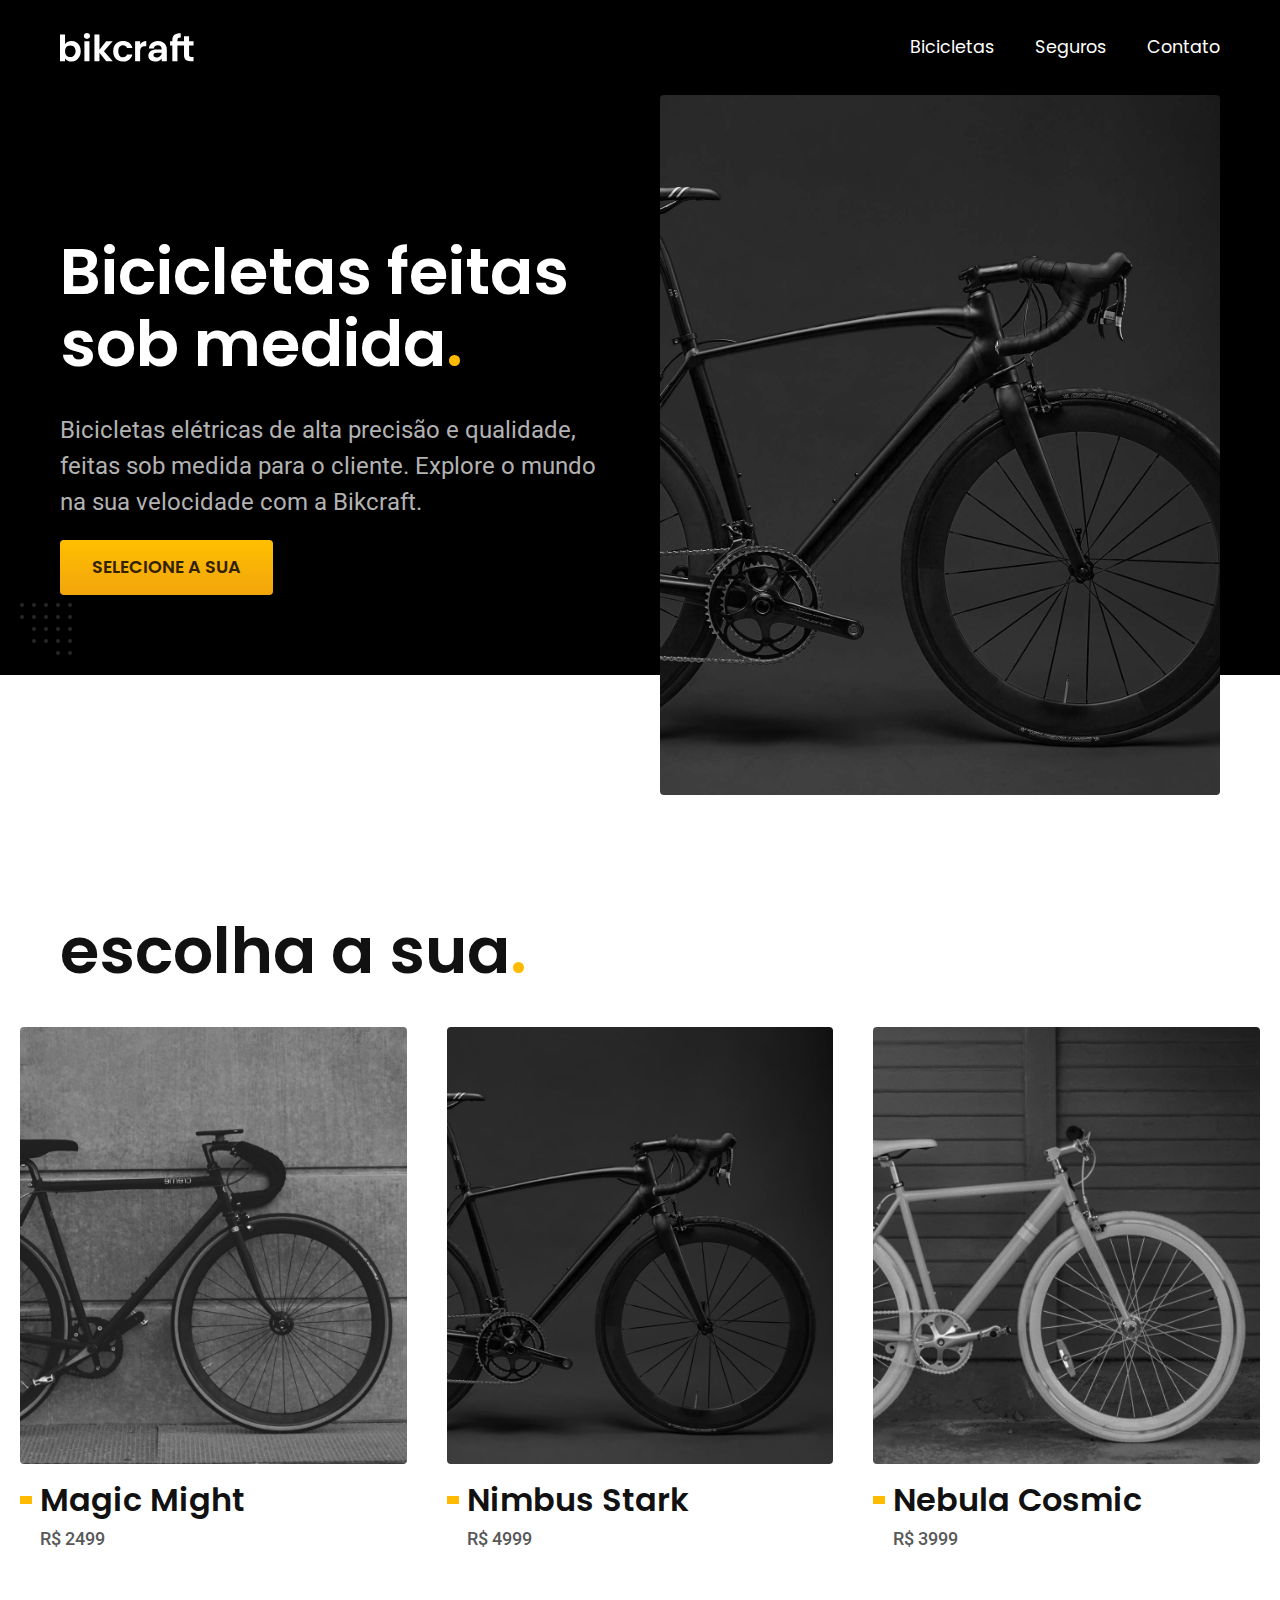
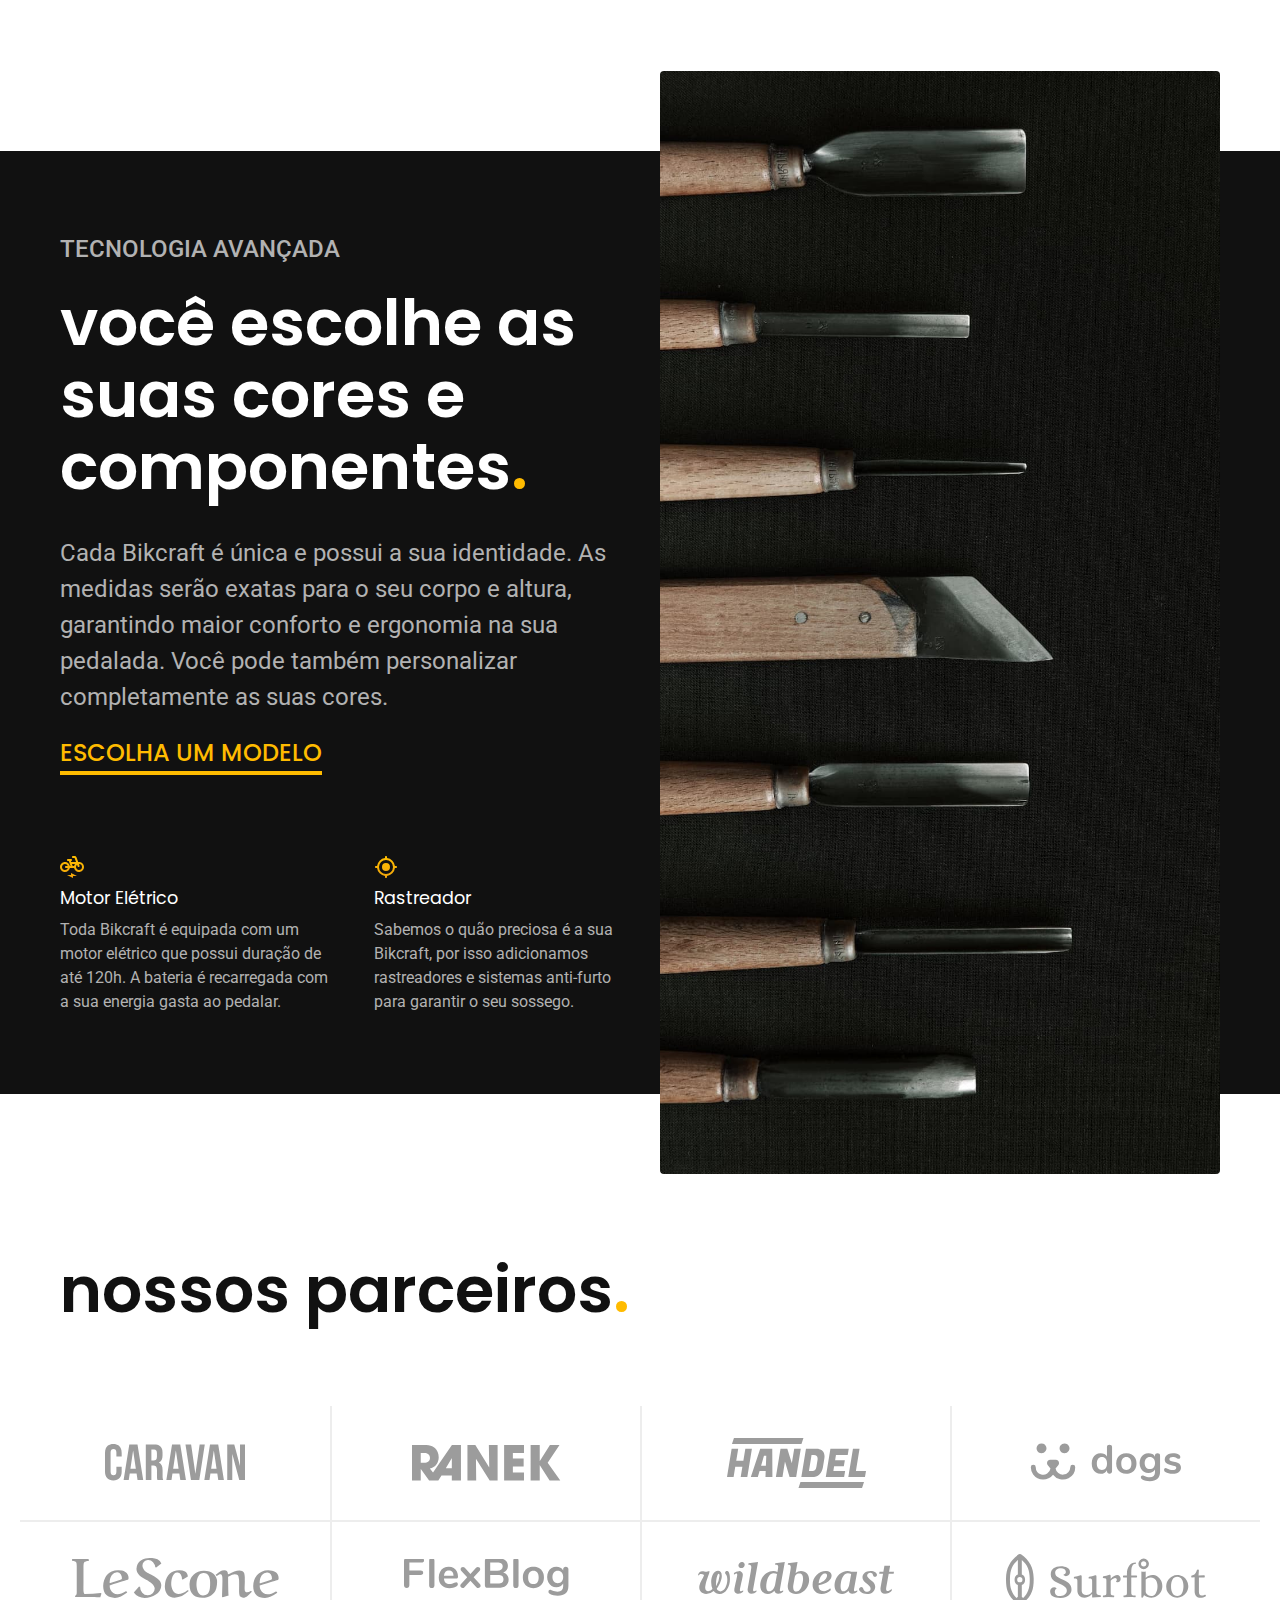
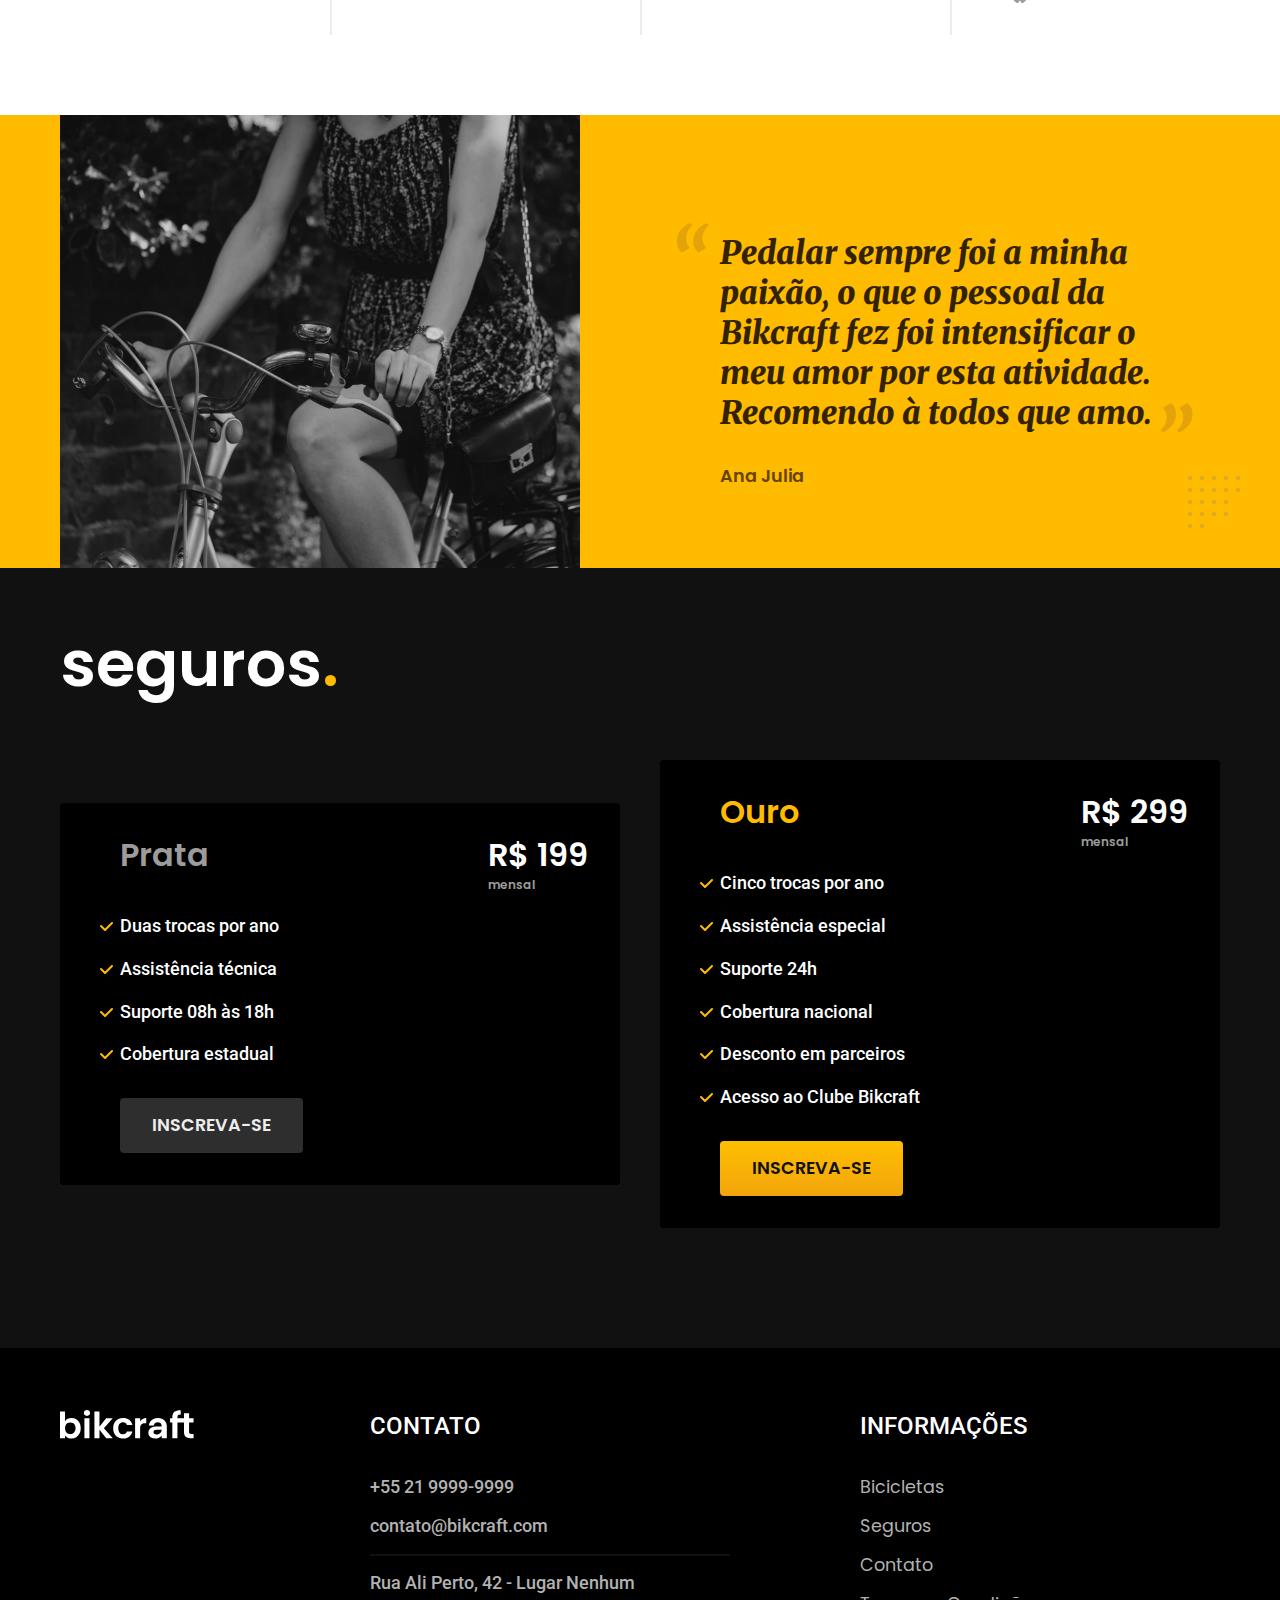
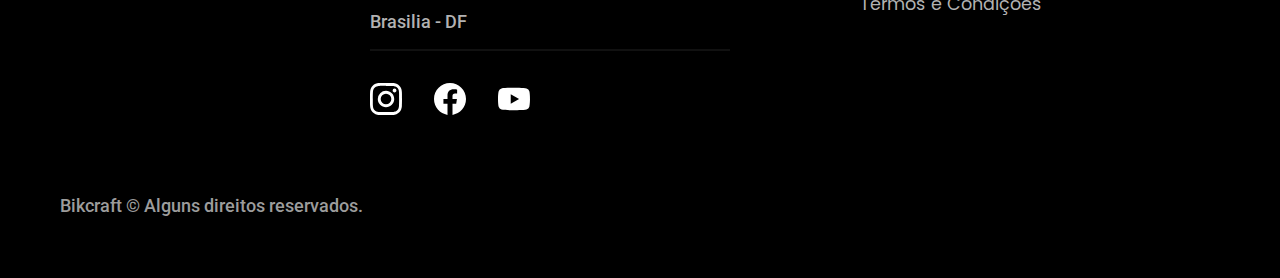
<file: index.html>
<!DOCTYPE html>
<html lang="pt-br">

<head>
  <meta charset="UTF-8">
  <meta name="viewport" content="width=device-width, initial-scale=1.0">

  <title>Bikcraft - Bicicletas Elétricas</title>
  <meta name="description" content="Bicicletas elétricas de alta precisão e qualidade,  feitas sob medida para o cliente. Explore o mundo na sua velocidade com a Bikcraft.">

  <!-- Favicon -->
  <link rel="shortcut icon" href="./favicon.svg" type="image/x-icon">

  <!-- CSS -->
  <link rel="preload" href="./css/style.min.css" as="style">
  <link rel="stylesheet" href="./css/style.min.css">

  <!-- Fonts -->
  <link rel="preconnect" href="https://fonts.googleapis.com">
  <link rel="preconnect" href="https://fonts.gstatic.com" crossorigin>
  <link href="https://fonts.googleapis.com/css2?family=Merriweather:ital,wght@1,900&family=Poppins:wght@400;600&family=Roboto:wght@400;500&display=swap" rel="stylesheet">



  <script>document.documentElement.classList.add('js')</script>
</head>

<body id="home">
  <header class="header-bg">
    <div class="header container">
      <a href="./index.html"><img src="./img/bikcraft.svg" width="136" height="32" alt="Bikcraft"></a>

      <nav aria-label="primaria">
        <ul class="header-menu cor-0">
          <li><a class="font-1-m" href="./bicicletas.html">Bicicletas</a></li>
          <li><a class="font-1-m" href="./seguros.html">Seguros</a></li>
          <li><a class="font-1-m" href="./contato.html">Contato</a></li>
        </ul>
      </nav>

    </div>
  </header>

  <main class="introducao-bg cor-0">
    <div class="introducao container">
      <div class="introducao-conteudo">
        <H1 class="font-1-xxl fadeInDown" data-anime="200">Bicicletas feitas sob medida<span class="cor-p1">.</span></H1>
        <p class="font-2-l cor-5 fadeInDown" data-anime="400">Bicicletas elétricas de alta precisão e qualidade, feitas sob medida para o cliente. Explore o mundo na sua velocidade com a Bikcraft.</p>
        <a class="botao cor-p5 fadeInDown" data-anime="600" href="./bicicletas.html">Selecione a sua</a>
      </div>
      <picture data-anime="800" class="fadeInDown">
        <source media="(max-width:800px)" srcset="./img/bicicletas/nimbus.jpg">
        <img src="./img/fotos/introducao.jpg" width="1280" height="1600" alt="Bicicleta elétrica preta.">
      </picture>
    </div>
  </main>

  <article class="bicicletas-lista">
    <h2 class="container font-1-xxl">escolha a sua<span class="cor-p1">.</span></h2>
    <ul>
      <li>
        <a href="./bicicletas/magic.html">
          <img src="./img/bicicletas/magic-home.jpg" width="920" height="1040" alt="Bicicleta preta com detalhe branco.">
          <h3 class="font-1-xl">Magic Might</h3>
          <span class="font-2-m cor-8">R$ 2499</span>
        </a>
      </li>
      <li>
        <a href="./bicicletas/nimbus.html">
          <img src="./img/bicicletas/nimbus-home.jpg" width="920" height="1040" alt="Bicicleta preta.">
          <h3 class="font-1-xl">Nimbus Stark</h3>
          <span class="font-2-m cor-8">R$ 4999</span>
        </a>
      </li>
      <li>
        <a href="./bicicletas/nebula.html">
          <img src="./img/bicicletas/nebula-home.jpg" width="920" height="1040" alt="Bicicleta branca.">
          <h3 class="font-1-xl">Nebula Cosmic</h3>
          <span class="font-2-m cor-8">R$ 3999</span>
        </a>
      </li>
    </ul>
  </article>

  <article class="tecnologia-bg">
    <div class="tecnologia container">
      <div class="tecnologia-conteudo">
        <span class="font-2-l-b cor-5">tecnologia avançada</span>
        <h2 class="font-1-xxl cor-0">você escolhe as suas cores e componentes<span class="cor-p1">.</span></h2>
        <p class="font-2-l cor-5">Cada Bikcraft é única e possui a sua identidade. As medidas serão exatas para o seu corpo e altura, garantindo maior conforto e ergonomia na sua pedalada. Você pode também personalizar completamente as suas cores.</p>
        <a class="link" href="./bicicletas.html">ESCOLHA UM MODELO</a>
        <div class="tecnologia-vantagens">
          <div>
            <img src="./img/icones/eletrica.svg" width="32" height="32" alt="">
            <h3 class="font-1-m cor-0">Motor Elétrico</h3>
            <p class="font-2-s cor-5">Toda Bikcraft é equipada com um motor elétrico que possui duração de até 120h. A bateria é recarregada com a sua energia gasta ao pedalar.</p>
          </div>
          <div>
            <img src="./img/icones/rastreador.svg" width="32" height="32" alt="">
            <h3 class="font-1-m cor-0">Rastreador</h3>
            <p class="font-2-s cor-5">Sabemos o quão preciosa é a sua Bikcraft, por isso adicionamos rastreadores e sistemas anti-furto para garantir o seu sossego.</p>
          </div>
        </div>
      </div>

      <div class="tecnologia-imagem">
        <img src="./img/fotos/tecnologia.jpg" width="1200" height="1920" alt="">
      </div>
    </div>

  </article>

  <section class="parceiros" aria-label="Nossos Parceiros">
    <h2 class="container font-1-xxl">nossos parceiros<span class="cor-p1">.</span></h2>
    <ul>
      <li><img src="./img/parceiros/caravan.svg" width="140" height="38" alt="caravan"></li>
      <li><img src="./img/parceiros/ranek.svg" width="149" height="36" alt="ranek"></li>
      <li><img src="./img/parceiros/handel.svg" width="139" height="50" alt="handel"></li>
      <li><img src="./img/parceiros/dogs.svg" width="152" height="39" alt="dogs"></li>
      <li><img src="./img/parceiros/lescone.svg" width="208" height="41" alt="lescone"></li>
      <li><img src="./img/parceiros/flexblog.svg" width="165" height="38" alt="flexblog"></li>
      <li><img src="./img/parceiros/wildbeast.svg" width="196" height="34" alt="wildbeast"></li>
      <li><img src="./img/parceiros/surfbot.svg" width="200" height="49" alt="surfbot"></li>
    </ul>
  </section>

  <section class="depoimento-bg" aria-label="Depoimento">
    <div class=" depoimento container">
      <div>
        <img src="./img/fotos/depoimento.jpg" width="1560" height="1360" alt="Pessoa pedalando uma bicicleta Bikcraft.">
      </div>
      <div class="depoimento-conteudo">
        <blockquote class="font-1-xl cor-p5">
          <p>Pedalar sempre foi a minha paixão, o que o pessoal da Bikcraft fez foi intensificar o meu amor por esta atividade. Recomendo à todos que amo.</p>
        </blockquote>
        <span class="font-1-m-b cor-p4">Ana Julia</span>
      </div>
    </div>
  </section>

  <article class="seguros-bg">
    <h2 class="container font-1-xxl cor-0">seguros<span class="cor-p1">.</span></h2>
    <div class="seguros container">
      <div class="seguro-item">
        <div>
          <h3 class="font-1-xl cor-6">Prata</h3>
          <ul class="font-2-m cor-0">
            <li>Duas trocas por ano</li>
            <li>Assistência técnica</li>
            <li>Suporte 08h às 18h</li>
            <li>Cobertura estadual</li>
          </ul>
          <a class="botao secundario" href="./orcamento.html">Inscreva-se</a>
        </div>
        <div>
          <p class="font-1-xl cor-0">R$ 199</p>
          <span class="font-1-xs cor-6">mensal</span>
        </div>
      </div>
      <div class="seguro-item">
        <div>
          <h3 class="font-1-xl cor-p1">Ouro</h3>
          <ul class="font-2-m cor-0">
            <li>Cinco trocas por ano</li>
            <li>Assistência especial</li>
            <li>Suporte 24h</li>
            <li>Cobertura nacional</li>
            <li>Desconto em parceiros</li>
            <li>Acesso ao Clube Bikcraft</li>
          </ul>
          <a class="botao" href="./orcamento.html">Inscreva-se</a>
        </div>
        <div>
          <p class="font-1-xl cor-0">R$ 299</p>
          <span class="font-1-xs cor-6">mensal</span>
        </div>
      </div>
    </div>
  </article>

  <footer class="footer-bg">
    <div class="footer container">
      <img src="./img/bikcraft.svg" width="136" height="32" alt="Bikcraft">
      <div class="footer-contato">
        <h2 class="font-2-l-b cor-0">Contato</h2>
        <ul class="font-2-m cor-5">
          <li><a href="tel:+552199999999">+55 21 9999-9999</a></li>
          <li><a href="mailto:contato@bikcraft.com">contato@bikcraft.com</a></li>
          <li>Rua Ali Perto, 42 - Lugar Nenhum</li>
          <li>Brasilia - DF</li>
        </ul>
        <div class="footer-redes">
          <a href="/">
            <img src="./img/redes/instagram.svg" width="32" height="32" alt="Instagram">
          </a>
          <a href="/">
            <img src="./img/redes/facebook.svg" width="32" height="32" alt="Facebook">
          </a>
          <a href="/">
            <img src="./img/redes/youtube.svg" width="32" height="32" alt="Youtube">
          </a>
        </div>
      </div>
      <div class="footer-informacao">
        <h2 class="font-2-l-b cor-0">Informações</h2>
        <ul class="font-1-m cor-5">
          <li><a href="./bicicletas.html">Bicicletas</a></li>
          <li><a href="./seguros.html">Seguros</a></li>
          <li><a href="./contato.html">Contato</a></li>
          <li><a href="./termos.html">Termos e Condições</a></li>
        </ul>
      </div>
      <p class="footer-copy font-2-m cor-6">Bikcraft © Alguns direitos reservados.</p>
    </div>
  </footer>

  <script src="./js/plugins/simple-anime.js"></script>
  <script src="./js/script.js"></script>
</body>

</html>
</file>
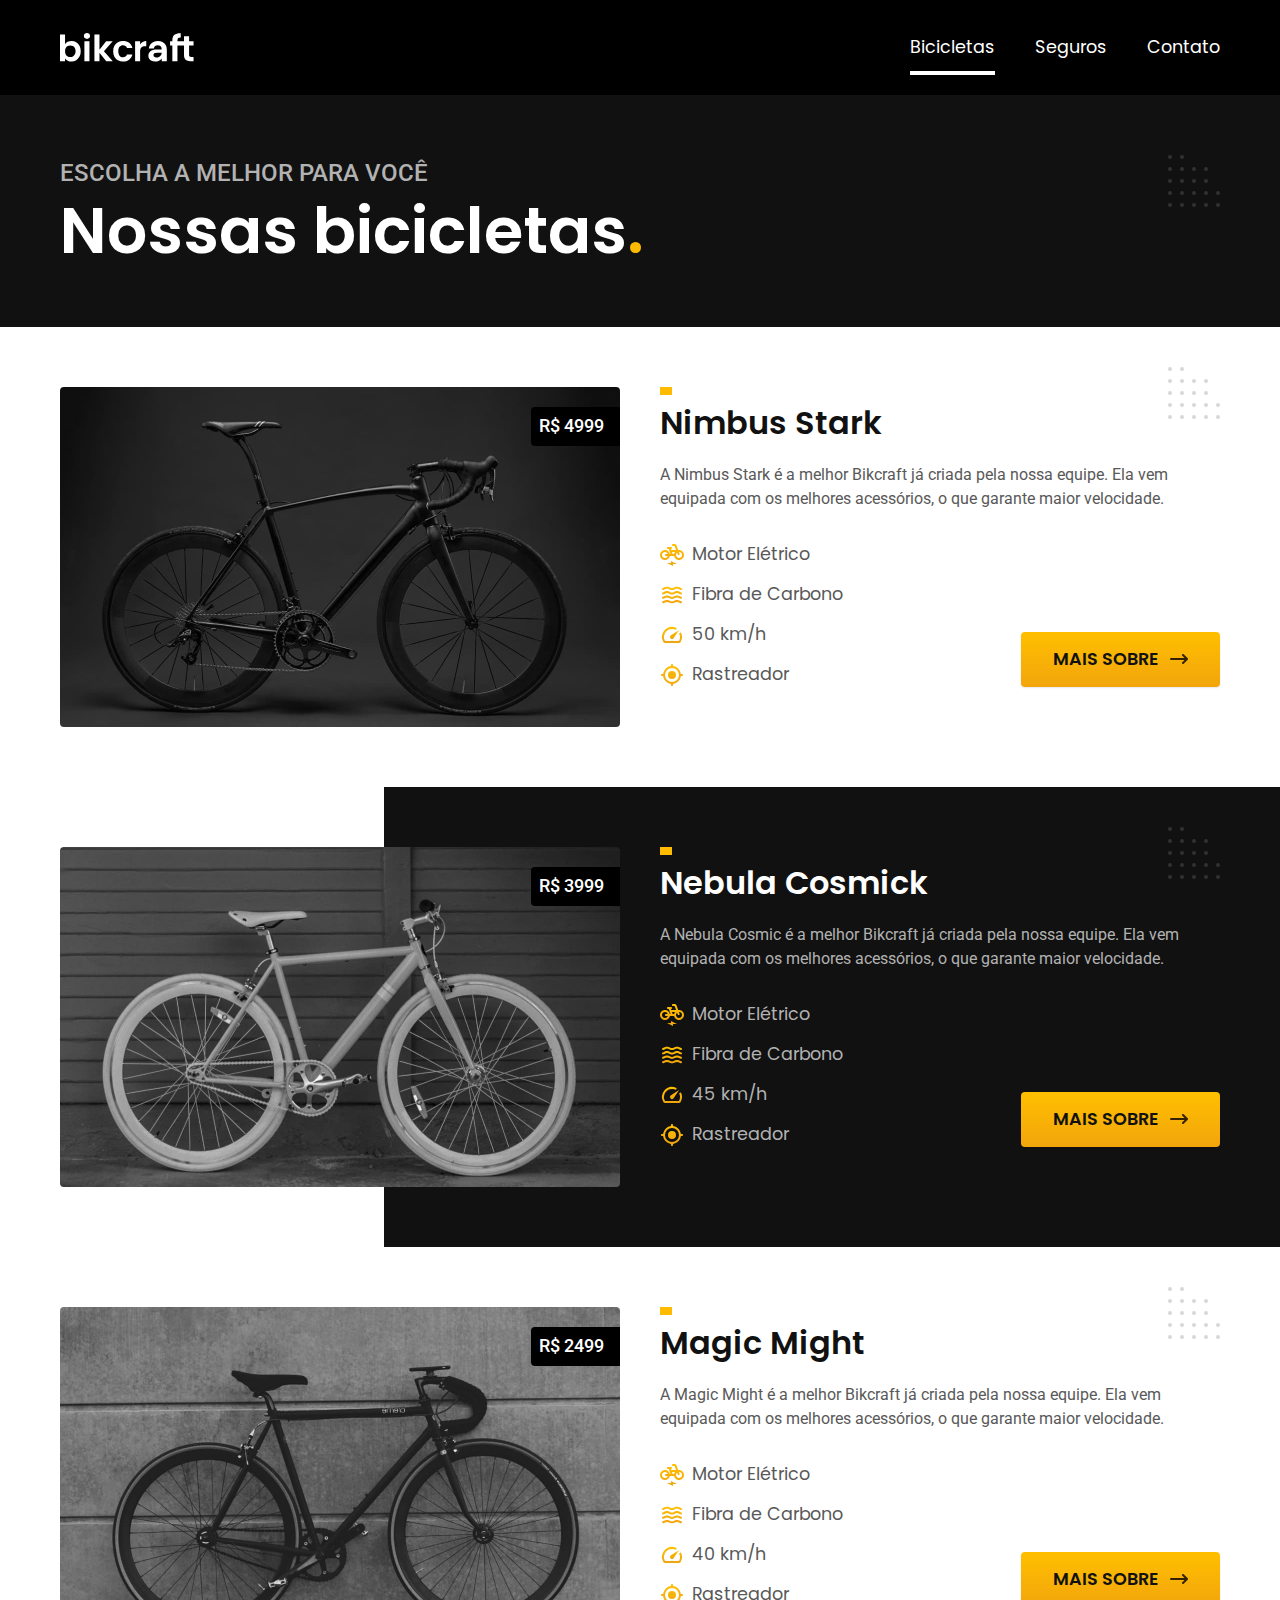
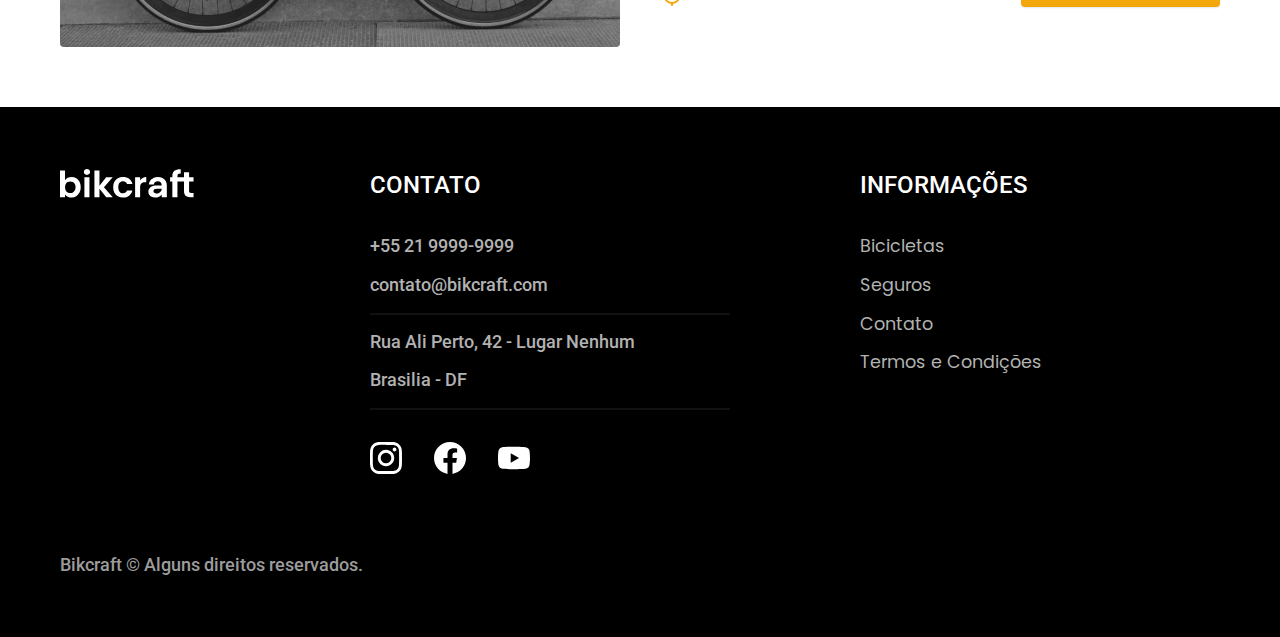
<file: bicicletas.html>
<!DOCTYPE html>
<html lang="en">

<head>
  <meta charset="UTF-8">
  <meta name="viewport" content="width=device-width, initial-scale=1.0">

  <title>Bicicletas | Bikcraft</title>
  <meta name="description" content="Bicicletas da marca Bikcraft.">

  <!-- Favicon -->
  <link rel="shortcut icon" href="./favicon.svg" type="image/x-icon">

  <!-- CSS -->
  <link rel="preload" href="./css/style.min.css" as="style">
  <link rel="stylesheet" href="./css/style.min.css">

  <!-- Fonts -->
  <link rel="preconnect" href="https://fonts.googleapis.com">
  <link rel="preconnect" href="https://fonts.gstatic.com" crossorigin>
  <link href="https://fonts.googleapis.com/css2?family=Merriweather:ital,wght@1,900&family=Poppins:wght@400;600&family=Roboto:wght@400;500&display=swap" rel="stylesheet">
  <script>document.documentElement.classList.add('js')</script>
</head>

<body id="bicicletas">
  <header class="header-bg">
    <div class="header container">
      <a href="./index.html"><img src="./img/bikcraft.svg" width="136" height="32" alt="Bikcraft"></a>

      <nav aria-label="primaria">
        <ul class="header-menu cor-0">
          <li><a class="font-1-m" href="./bicicletas.html">Bicicletas</a></li>
          <li><a class="font-1-m" href="./seguros.html">Seguros</a></li>
          <li><a class="font-1-m" href="./contato.html">Contato</a></li>
        </ul>
      </nav>

    </div>
  </header>
  <main>
    <div class="titulo-bg">
      <div class="titulo container">
        <p class="font-2-l-b cor-5">Escolha a melhor para você</p>
        <h1 class="font-1-xxl cor-0">Nossas bicicletas<span class="cor-p1">.</span></h1>
      </div>
    </div>

    <div class="bicicletas container">
      <div class="bicicletas-imagem">
        <img src="./img/bicicletas/nimbus.jpg" width="1120" height="680" alt="Bicicleta preta">
        <span class="font-2-m cor-0">R$ 4999</span>
      </div>
      <div class="bicicletas-conteudo">
        <h2 class="font-1-xl">Nimbus Stark</h2>
        <p class="font-2-s cor-8">A Nimbus Stark é a melhor Bikcraft já criada pela nossa equipe. Ela vem equipada com os melhores acessórios, o que garante maior velocidade.</p>
        <ul class="font-1-m cor-8">
          <li>
            <img src="./img/icones/eletrica.svg" width="32" height="32" alt="">
            Motor Elétrico
          </li>
          <li>
            <img src="./img/icones/carbono.svg" width="32" height="32" alt="">
            Fibra de Carbono
          </li>
          <li>
            <img src="./img/icones/velocidade.svg" width="32" height="32" alt="">
            50 km/h
          </li>
          <li>
            <img src="./img/icones/rastreador.svg" width="32" height="32" alt="">
            Rastreador
          </li>
        </ul>
        <a class="botao seta" href="./bicicletas/nimbus.html">Mais sobre</a>
      </div>

    </div>

    <div class="bicicletas-bg">
      <div class="bicicletas container">
        <div class="bicicletas-imagem">
          <img src="./img/bicicletas/nebula.jpg" width="1120" height="680" alt="Bicicleta branca">
          <span class="font-2-m cor-0">R$ 3999</span>
        </div>
        <div class="bicicletas-conteudo">
          <h2 class="font-1-xl cor-0">Nebula Cosmick</h2>
          <p class="font-2-s cor-5">A Nebula Cosmic é a melhor Bikcraft já criada pela nossa equipe. Ela vem equipada com os melhores acessórios, o que garante maior velocidade.</p>
          <ul class="font-1-m cor-5">
            <li>
              <img src="./img/icones/eletrica.svg" width="32" height="32" alt="">
              Motor Elétrico
            </li>
            <li>
              <img src="./img/icones/carbono.svg" width="32" height="32" alt="">
              Fibra de Carbono
            </li>
            <li>
              <img src="./img/icones/velocidade.svg" width="32" height="32" alt="">
              45 km/h
            </li>
            <li>
              <img src="./img/icones/rastreador.svg" width="32" height="32" alt="">
              Rastreador
            </li>
          </ul>
          <a class="botao seta" href="./bicicletas/nebula.html">Mais sobre</a>
        </div>

      </div>
    </div>


    <div class="bicicletas container">
      <div class="bicicletas-imagem">
        <img src="./img/bicicletas/magic.jpg" width="1120" height="680" alt="Bicicleta preta com detalhe branco">
        <span class="font-2-m cor-0">R$ 2499</span>
      </div>
      <div class="bicicletas-conteudo">
        <h2 class="font-1-xl ">Magic Might</h2>
        <p class="font-2-s cor-8">A Magic Might é a melhor Bikcraft já criada pela nossa equipe. Ela vem equipada com os melhores acessórios, o que garante maior velocidade.</p>
        <ul class="font-1-m cor-8">
          <li>
            <img src="./img/icones/eletrica.svg" width="32" height="32" alt="">
            Motor Elétrico
          </li>
          <li>
            <img src="./img/icones/carbono.svg" width="32" height="32" alt="">
            Fibra de Carbono
          </li>
          <li>
            <img src="./img/icones/velocidade.svg" width="32" height="32" alt="">
            40 km/h
          </li>
          <li>
            <img src="./img/icones/rastreador.svg" width="32" height="32" alt="">
            Rastreador
          </li>
        </ul>
        <a class="botao seta" href="./bicicletas/magic.html">Mais sobre</a>
      </div>

    </div>

  </main>


  <footer class="footer-bg">
    <div class="footer container">
      <img src="./img/bikcraft.svg" width="136" height="32" alt="Bikcraft">
      <div class="footer-contato">
        <h2 class="font-2-l-b cor-0">Contato</h2>
        <ul class="font-2-m cor-5">
          <li><a href="tel:+552199999999">+55 21 9999-9999</a></li>
          <li><a href="mailto:contato@bikcraft.com">contato@bikcraft.com</a></li>
          <li>Rua Ali Perto, 42 - Lugar Nenhum</li>
          <li>Brasilia - DF</li>
        </ul>
        <div class="footer-redes">
          <a href="/">
            <img src="./img/redes/instagram.svg" width="32" height="32" alt="Instagram">
          </a>
          <a href="/">
            <img src="./img/redes/facebook.svg" width="32" height="32" alt="Facebook">
          </a>
          <a href="/">
            <img src="./img/redes/youtube.svg" width="32" height="32" alt="Youtube">
          </a>
        </div>
      </div>

      <div class="footer-informacao">
        <h2 class="font-2-l-b cor-0">Informações</h2>
        <ul class="font-1-m cor-5">
          <li><a href="./bicicletas.html">Bicicletas</a></li>
          <li><a href="./seguros.html">Seguros</a></li>
          <li><a href="./contato.html">Contato</a></li>
          <li><a href="./termos.html">Termos e Condições</a></li>
        </ul>
      </div>
      <p class="footer-copy font-2-m cor-6">Bikcraft © Alguns direitos reservados.</p>
    </div>
  </footer>
  <script src="./js/script.js"></script>
</body>

</html>
</file>
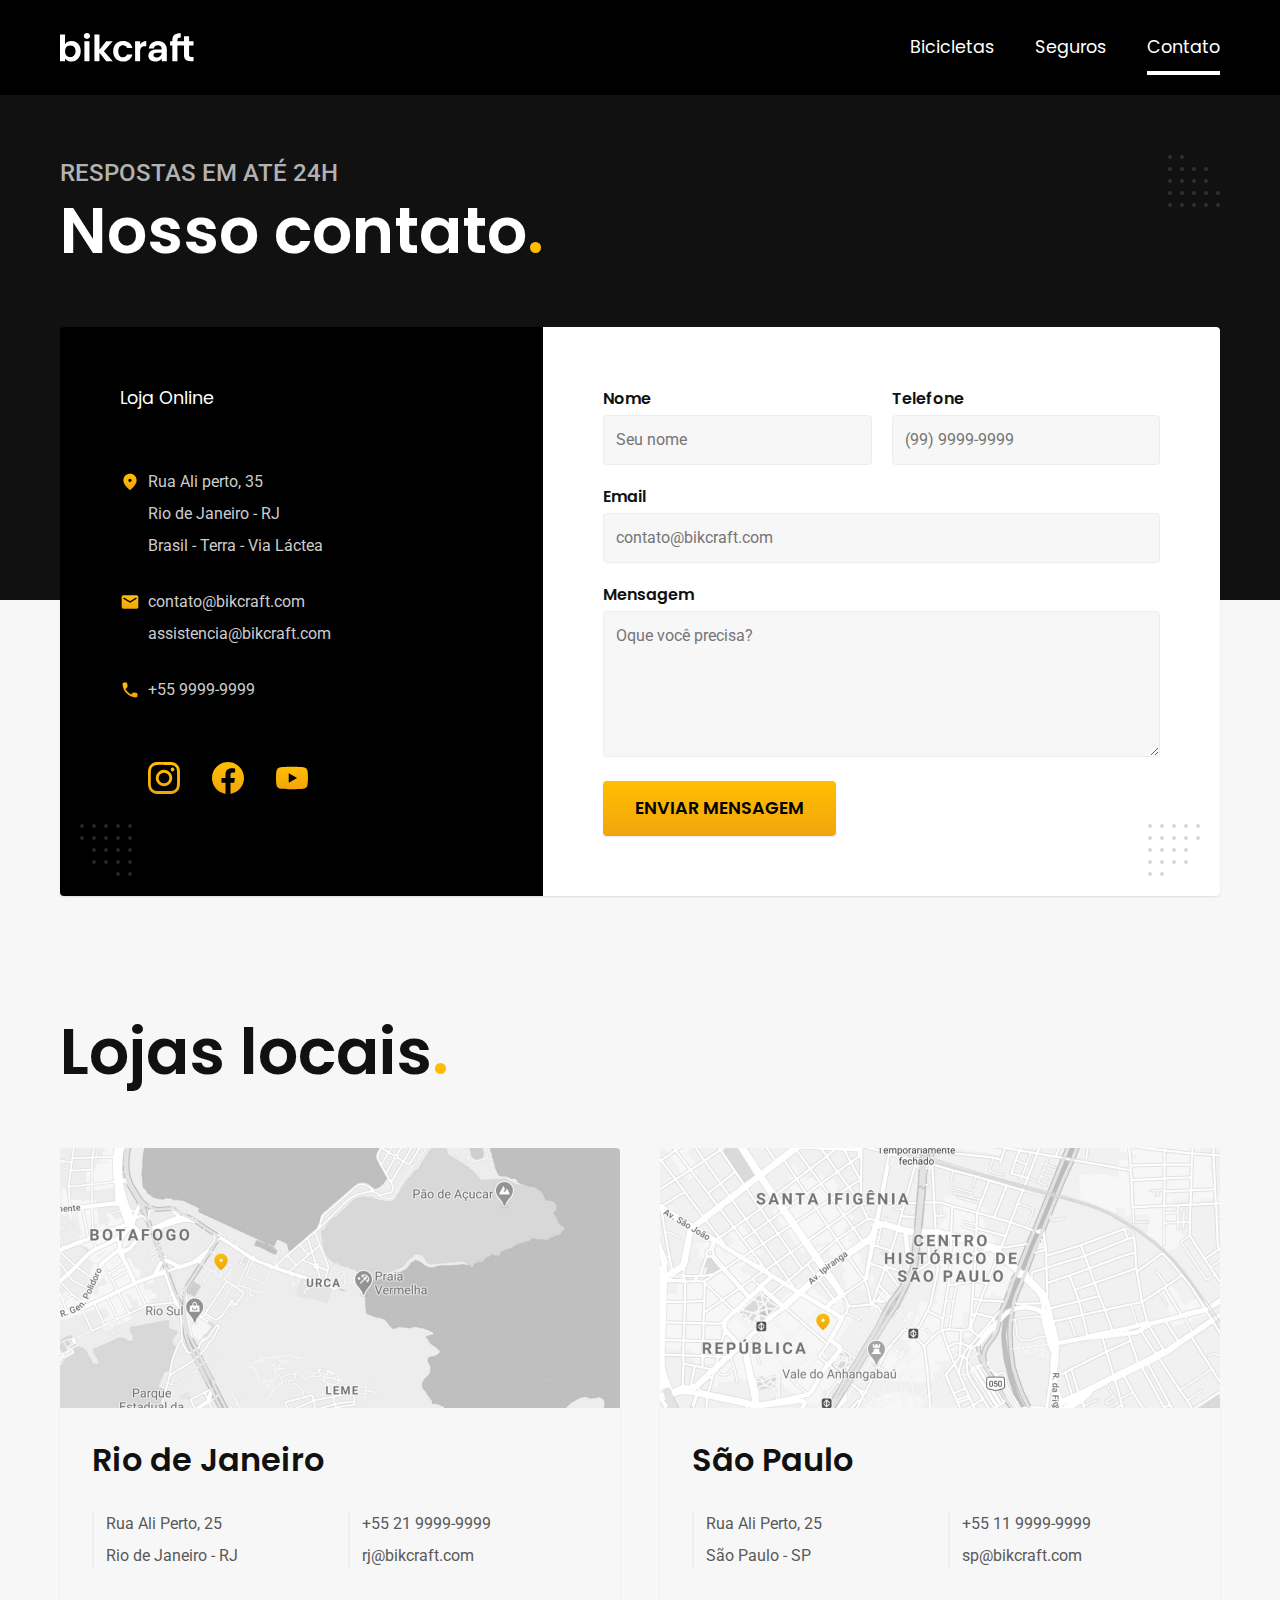
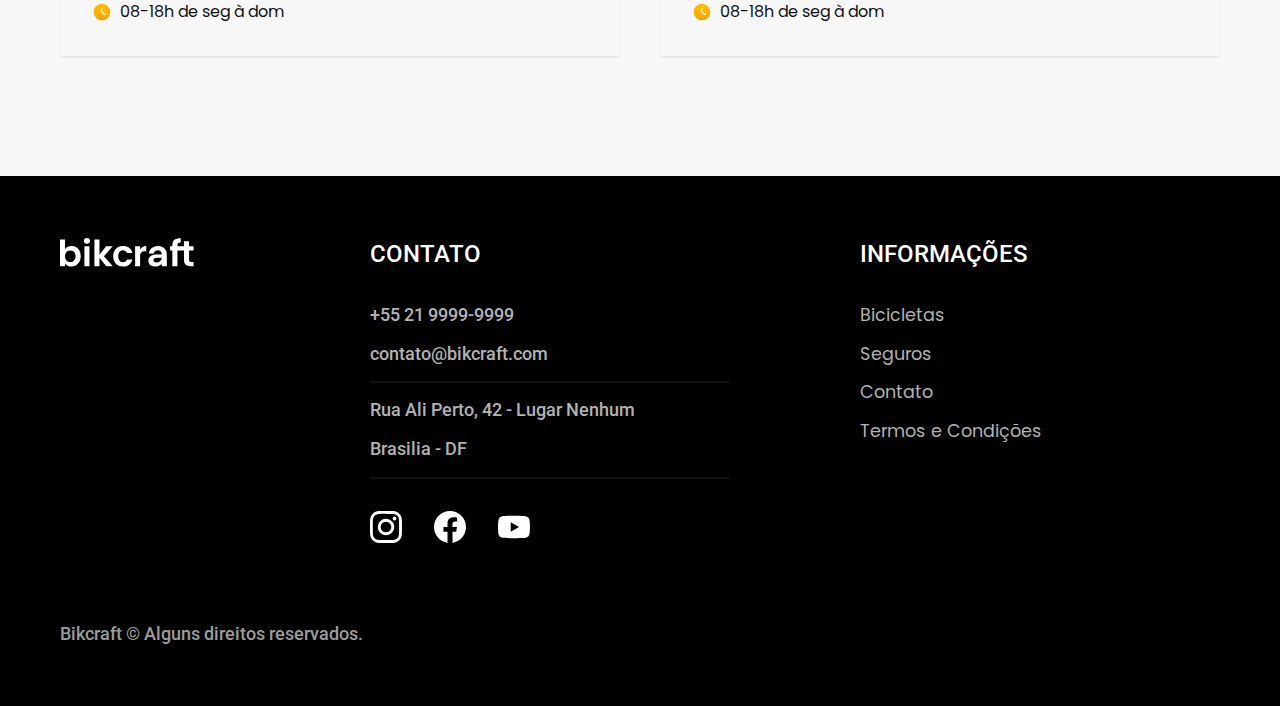
<file: contato.html>
<!DOCTYPE html>
<html lang="en">

<head>
  <meta charset="UTF-8">
  <meta name="viewport" content="width=device-width, initial-scale=1.0">

  <title>Contato| Bikcraft</title>
  <meta name="description" content="Contato do site Bikcraft.">

  <!-- Favicon -->
  <link rel="shortcut icon" href="./favicon.svg" type="image/x-icon">

  <!-- CSS -->
  <link rel="preload" href="./css/style.min.css" as="style">
  <link rel="stylesheet" href="./css/style.min.css">

  <!-- Fonts -->
  <link rel="preconnect" href="https://fonts.googleapis.com">
  <link rel="preconnect" href="https://fonts.gstatic.com" crossorigin>
  <link href="https://fonts.googleapis.com/css2?family=Merriweather:ital,wght@1,900&family=Poppins:wght@400;600&family=Roboto:wght@400;500&display=swap" rel="stylesheet">
  <script>document.documentElement.classList.add('js')</script>
</head>

<body id="contato">
  <header class="header-bg">
    <div class="header container">
      <a href="./index.html"><img src="./img/bikcraft.svg" width="136" height="32" alt="Bikcraft"></a>

      <nav aria-label="primaria">
        <ul class="header-menu cor-0">
          <li><a class="font-1-m" href="./bicicletas.html">Bicicletas</a></li>
          <li><a class="font-1-m" href="./seguros.html">Seguros</a></li>
          <li><a class="font-1-m" href="./contato.html">Contato</a></li>
        </ul>
      </nav>

    </div>
  </header>
  <main>
    <div class="titulo-bg">
      <div class="titulo container">
        <p class="font-2-l-b cor-5">respostas em até 24h</p>
        <h1 class="font-1-xxl cor-0">Nosso contato<span class="cor-p1">.</span></h1>
      </div>
    </div>

    <div class="contato container">
      <section class="contato-dados" aria-label="Endereço">
        <h2 class="font-1-m cor-0">Loja Online</h2>
        <div class="contato-endereco font-2-s cor-4">
          <p>Rua Ali perto, 35</p>
          <p>Rio de Janeiro - RJ</p>
          <p>Brasil - Terra - Via Láctea</p>
        </div>
        <address class="contato-meios font-2-s cor-4">
          <a href="mailto:contato@bikcraft.com">contato@bikcraft.com</a>
          <a href="mailto:assistencia@bikcraft.com">assistencia@bikcraft.com</a>
          <a href="tel:+5599999999">+55 9999-9999</a>
        </address>
        <div class="contato-redes">
          <a href="/">
            <img src="./img/redes/instagram-p.svg" width="32" height="32" alt="Instagram">
          </a>
          <a href="/">
            <img src="./img/redes/facebook-p.svg" width="32" height="32" alt="Facebook">
          </a>
          <a href="/">
            <img src="./img/redes/youtube-p.svg" width="32" height="32" alt="Youtube">
          </a>
        </div>
      </section>
      <section class="contato-formulario" aria-label="Formulário">
        <form class="form" action="./contato.html">
          <div>
            <label for="nome">Nome</label>
            <input type="text" id="nome" name="nome" placeholder="Seu nome">
          </div>
          <div>
            <label for="telefone">Telefone</label>
            <input type="text" id="telefone" name="telefone" placeholder="(99) 9999-9999">
          </div>
          <div class="col-2">
            <label for="email">Email</label>
            <input type="email" id="email" name="email" placeholder="contato@bikcraft.com">
          </div>
          <div class="col-2">
            <label for="mensagem">Mensagem</label>
            <textarea rows="5" id="mensagem" name="mensagem" placeholder="Oque você precisa?"></textarea>
          </div>
          <button class="col-2 botao">Enviar mensagem</button>
        </form>
      </section>
    </div>

  </main>

  <article class="lojas container">
    <h2 class="font-1-xxl">Lojas locais<span class="cor-p1">.</span></h2>
    <div class="lojas-item">
      <img src="./img/lojas/rj.jpg" width="1120" height="520" alt="Mapa marcando o endereço em rua Ali Perto, 25 - Rio de Janeiro - RJ">
      <div class="lojas-conteudo">
        <h3 class="font-1-xl">Rio de Janeiro</h3>
        <div class="lojas-dados font-2-s cor-8">
          <p>Rua Ali Perto, 25</p>
          <p>Rio de Janeiro - RJ</p>
        </div>
        <div class="lojas-dados font-2-s cor-8">
          <a href="tel:+552199999999">+55 21 9999-9999</a>
          <a href="mailto:rj@bikcraft.com">rj@bikcraft.com</a>
        </div>
        <p class="lojas-tempo font-1-s"><img src="./img/icones/horario.svg" width="20" height="20" alt="">08-18h de seg à dom</p>
      </div>
    </div>
    <div class="lojas-item">
      <img src="./img/lojas/sp.jpg" width="1120" height="520" alt="Mapa marcando o endereço em rua Ali Perto, 25 - São Paulo - SP">
      <div class="lojas-conteudo">
        <h3 class="font-1-xl">São Paulo</h3>
        <div class="lojas-dados font-2-s cor-8">
          <p>Rua Ali Perto, 25</p>
          <p>São Paulo - SP</p>
        </div>
        <div class="lojas-dados font-2-s cor-8">
          <a href="tel:+551199999999">+55 11 9999-9999</a>
          <a href="mailto:sp@bikcraft.com">sp@bikcraft.com</a>
        </div>
        <p class="lojas-tempo font-1-s"><img src="./img/icones/horario.svg" width="20" height="20" alt="">08-18h de seg à dom</p>
      </div>
    </div>
  </article>
  <footer class="footer-bg">
    <div class="footer container">
      <img src="./img/bikcraft.svg" width="136" height="32" alt="Bikcraft">
      <div class="footer-contato">
        <h2 class="font-2-l-b cor-0">Contato</h2>
        <ul class="font-2-m cor-5">
          <li><a href="tel:+552199999999">+55 21 9999-9999</a></li>
          <li><a href="mailto:contato@bikcraft.com">contato@bikcraft.com</a></li>
          <li>Rua Ali Perto, 42 - Lugar Nenhum</li>
          <li>Brasilia - DF</li>
        </ul>
        <div class="footer-redes">
          <a href="/">
            <img src="./img/redes/instagram.svg" width="32" height="32" alt="Instagram">
          </a>
          <a href="/">
            <img src="./img/redes/facebook.svg" width="32" height="32" alt="Facebook">
          </a>
          <a href="/">
            <img src="./img/redes/youtube.svg" width="32" height="32" alt="Youtube">
          </a>
        </div>
      </div>
      <div class="footer-informacao">
        <h2 class="font-2-l-b cor-0">Informações</h2>
        <ul class="font-1-m cor-5">
          <li><a href="./bicicletas.html">Bicicletas</a></li>
          <li><a href="./seguros.html">Seguros</a></li>
          <li><a href="./contato.html">Contato</a></li>
          <li><a href="./termos.html">Termos e Condições</a></li>
        </ul>
      </div>
      <p class="footer-copy font-2-m cor-6">Bikcraft © Alguns direitos reservados.</p>
    </div>
  </footer>
  <script src="./js/script.js"></script>
</body>

</html>
</file>
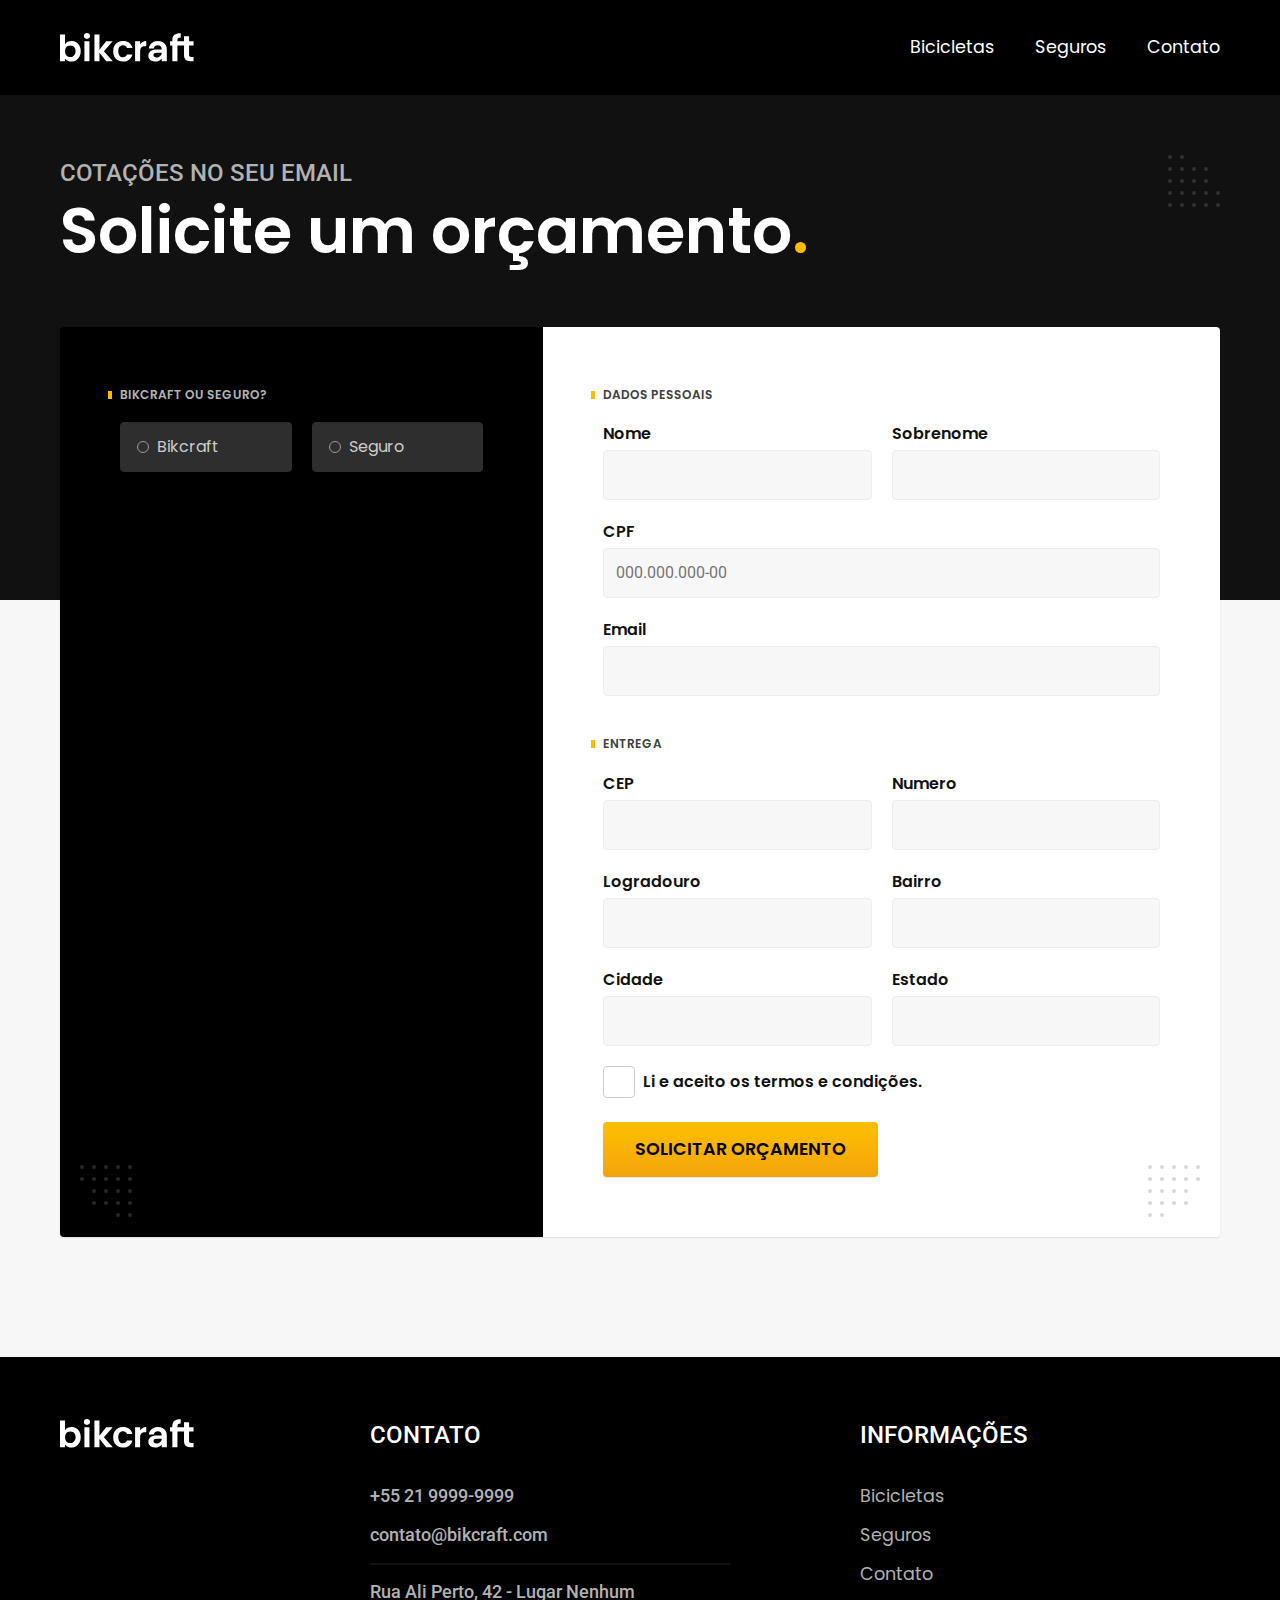
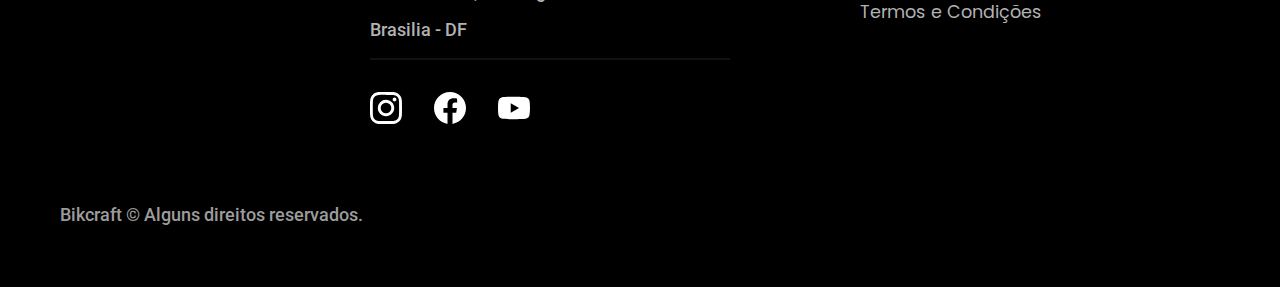
<file: orcamento.html>
<!DOCTYPE html>
<html lang="en">

<head>
  <meta charset="UTF-8">
  <meta name="viewport" content="width=device-width, initial-scale=1.0">

  <title>Orçamento | Bikcraft</title>
  <meta name="description" content="Pagina para solicitar orçamentos da Bikcraft.">

  <!-- Favicon -->
  <link rel="shortcut icon" href="./favicon.svg" type="image/x-icon">

  <!-- CSS -->
  <link rel="preload" href="./css/style.min.css" as="style">
  <link rel="stylesheet" href="./css/style.min.css">

  <!-- Fonts -->
  <link rel="preconnect" href="https://fonts.googleapis.com">
  <link rel="preconnect" href="https://fonts.gstatic.com" crossorigin>
  <link href="https://fonts.googleapis.com/css2?family=Merriweather:ital,wght@1,900&family=Poppins:wght@400;600&family=Roboto:wght@400;500&display=swap" rel="stylesheet">
  <script>document.documentElement.classList.add('js')</script>
</head>

<body id="orcamento">
  <header class="header-bg">
    <div class="header container">
      <a href="./index.html"><img src="./img/bikcraft.svg" width="136" height="32" alt="Bikcraft"></a>

      <nav aria-label="primaria">
        <ul class="header-menu cor-0">
          <li><a class="font-1-m" href="./bicicletas.html">Bicicletas</a></li>
          <li><a class="font-1-m" href="./seguros.html">Seguros</a></li>
          <li><a class="font-1-m" href="./contato.html">Contato</a></li>
        </ul>
      </nav>

    </div>
  </header>
  <main>
    <div class="titulo-bg">
      <div class="titulo container">
        <p class="font-2-l-b cor-5">COTAÇÕES NO SEU EMAIL</p>
        <h1 class="font-1-xxl cor-0">Solicite um orçamento<span class="cor-p1">.</span></h1>
      </div>
    </div>

    <form class="orcamento container" action="./">
      <div class="orcamento-produto">
        <h2 class="font-1-xs cor-5">Bikcraft ou Seguro?</h2>

        <input type="radio" name="tipo" value="bikcraft" id="bikcraft">
        <label for="bikcraft">Bikcraft</label>

        <input type="radio" name="tipo" value="seguro" id="seguro">
        <label for="seguro">Seguro</label>

        <div class="orcamento-conteudo" id="orcamento-bikcraft">
          <h2 class="font-1-xs cor-5">Escolha a sua (BIKCRAFT)</h2>

          <input type="radio" name="produto" value="nimbus" id="nimbus">
          <label for="nimbus">Nimbus Stark <span>R$ 4999</span></label>
          <div class="orcamento-detalhes">
            <ul class="font-1-xs cor-8">
              <li><img src="./img/icones/eletrica.svg" width="32" height="32" alt=""> Motor Elétrico</li>
              <li><img src="./img/icones/carbono.svg" width="32" height="32" alt=""> Fibra de Carbono</li>
              <li><img src="./img/icones/velocidade.svg" width="32" height="32" alt=""> 50 km/h</li>
              <li><img src="./img/icones/rastreador.svg" width="32" height="32" alt=""> Rastreador</li>
            </ul>
            <img src="./img/bicicletas/nimbus.jpg" width="1120" height="680" alt="Bicicleta preta">
          </div>

          <input type="radio" name="produto" value="magic" id="magic">
          <label for="magic">Magic Might <span>R$ 2499</span></label>
          <div class="orcamento-detalhes">
            <ul class="font-1-xs cor-8">
              <li><img src="./img/icones/eletrica.svg" width="32" height="32" alt=""> Motor Elétrico</li>
              <li><img src="./img/icones/carbono.svg" width="32" height="32" alt=""> Fibra de Carbono</li>
              <li><img src="./img/icones/velocidade.svg" width="32" height="32" alt=""> 40 km/h</li>
              <li><img src="./img/icones/rastreador.svg" width="32" height="32" alt=""> Rastreador</li>
            </ul>
            <img src="./img/bicicletas/magic.jpg" width="1120" height="680" alt="Bicicleta preta com detalhe branco">
          </div>

          <input type="radio" name="produto" value="nebula" id="nebula">
          <label for="nebula">Nebula Cosmic <span>R$ 3999</span></label>
          <div class="orcamento-detalhes">
            <ul class="font-1-xs cor-8">
              <li><img src="./img/icones/eletrica.svg" width="32" height="32" alt=""> Motor Elétrico</li>
              <li><img src="./img/icones/carbono.svg" width="32" height="32" alt=""> Fibra de Carbono</li>
              <li><img src="./img/icones/velocidade.svg" width="32" height="32" alt=""> 45 km/h</li>
              <li><img src="./img/icones/rastreador.svg" width="32" height="32" alt=""> Rastreador</li>
            </ul>
            <img src="./img/bicicletas/nebula.jpg" width="1120" height="680" alt="Bicicleta branca">
          </div>

        </div>
        <div class="orcamento-conteudo" id="orcamento-seguro">
          <h2 class="font-1-xs cor-5">Escolha o plano</h2>

          <input type="radio" name="produto" value="prata" id="prata">
          <label for="prata">Prata <span>R$ 199</span></label>

          <input type="radio" name="produto" value="ouro" id="ouro">
          <label for="ouro">Ouro <span>R$ 299</span></label>
        </div>
      </div>
      <div class="orcamento-dados form">
        <h2 class="font-1-xs cor-9 col-2">dados pessoais</h2>
        <div>
          <label for="nome">Nome</label>
          <input type="text" id="nome" name="nome">
        </div>
        <div>
          <label for="sobrenome">Sobrenome</label>
          <input type="text" id="sobrenome" name="sobrenome">
        </div>
        <div class="col-2">
          <label for="cpf">CPF</label>
          <input type="text" id="cpf" name="cpf" placeholder="000.000.000-00">
        </div>
        <div class="col-2">
          <label for="email">Email</label>
          <input type="email" id="email" name="email">
        </div>
        <h2 class="font-1-xs cor-9 col-2">entrega</h2>
        <div>
          <label for="cep">CEP</label>
          <input type="text" id="cep" name="cep">
        </div>
        <div>
          <label for="numero">Numero</label>
          <input type="text" id="numero" name="numero">
        </div>
        <div>
          <label for="logradouro">Logradouro</label>
          <input type="text" id="logradouro" name="logradouro">
        </div>
        <div>
          <label for="bairro">Bairro</label>
          <input type="text" id="bairro" name="bairro">
        </div>
        <div>
          <label for="cidade">Cidade</label>
          <input type="text" id="cidade" name="cidade">
        </div>
        <div>
          <label for="estado">Estado</label>
          <input type="text" id="estado" name="estado">
        </div>
        <div class="col-2 check">
          <input type="checkbox" name="termos" id="termos">
          <label class="font-1-s" for="termos">Li e aceito os termos e condições.</label>
        </div>
        <button class="botao col-2">Solicitar orçamento</button>
      </div>
    </form>
  </main>

  <footer class="footer-bg">
    <div class="footer container">
      <img src="./img/bikcraft.svg" width="136" height="32" alt="Bikcraft">
      <div class="footer-contato">
        <h2 class="font-2-l-b cor-0">Contato</h2>
        <ul class="font-2-m cor-5">
          <li><a href="tel:+552199999999">+55 21 9999-9999</a></li>
          <li><a href="mailto:contato@bikcraft.com">contato@bikcraft.com</a></li>
          <li>Rua Ali Perto, 42 - Lugar Nenhum</li>
          <li>Brasilia - DF</li>
        </ul>
        <div class="footer-redes">
          <a href="/">
            <img src="./img/redes/instagram.svg" width="32" height="32" alt="Instagram">
          </a>
          <a href="/">
            <img src="./img/redes/facebook.svg" width="32" height="32" alt="Facebook">
          </a>
          <a href="/">
            <img src="./img/redes/youtube.svg" width="32" height="32" alt="Youtube">
          </a>
        </div>
      </div>
      <div class="footer-informacao">
        <h2 class="font-2-l-b cor-0">Informações</h2>
        <ul class="font-1-m cor-5">
          <li><a href="./bicicletas.html">Bicicletas</a></li>
          <li><a href="./seguros.html">Seguros</a></li>
          <li><a href="./contato.html">Contato</a></li>
          <li><a href="./termos.html">Termos e Condições</a></li>
        </ul>
      </div>
      <p class="footer-copy font-2-m cor-6">Bikcraft © Alguns direitos reservados.</p>
    </div>
  </footer>
  <script src="./js/script.js"></script>
</body>

</html>
</file>
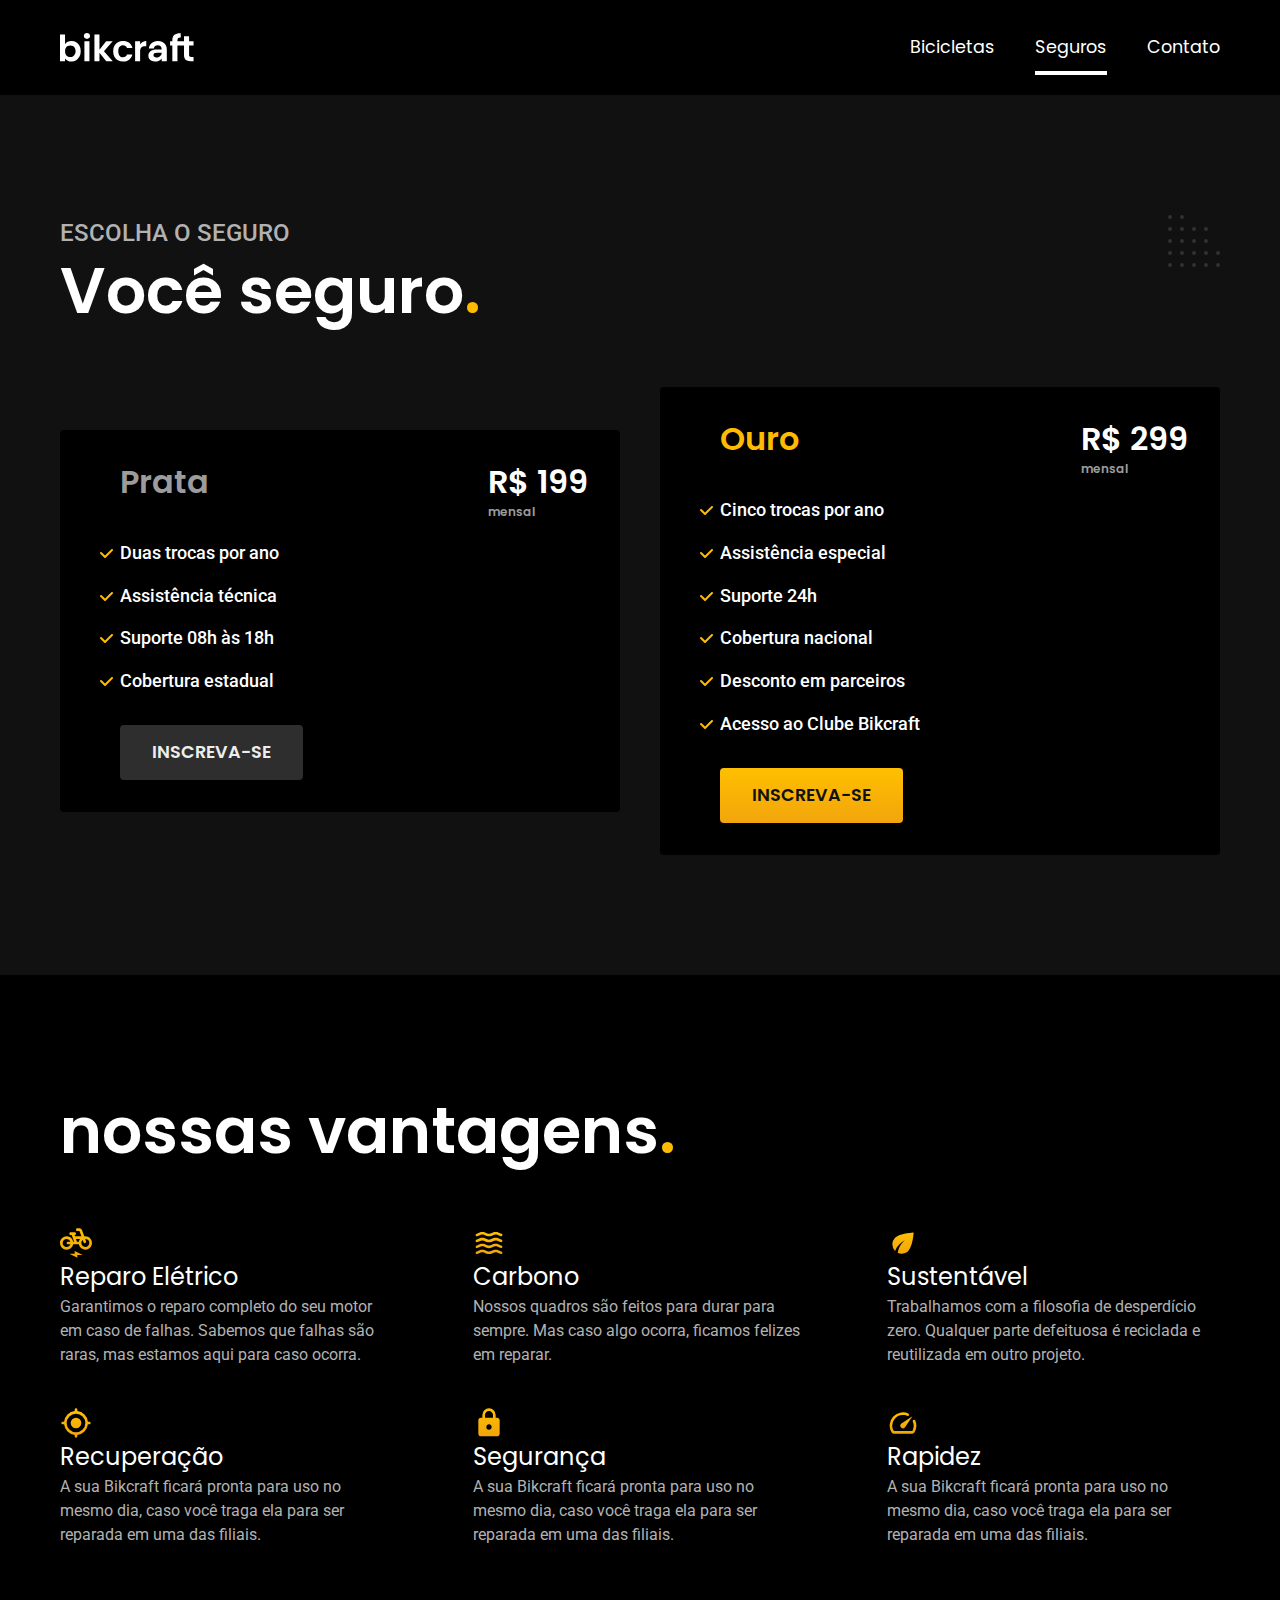
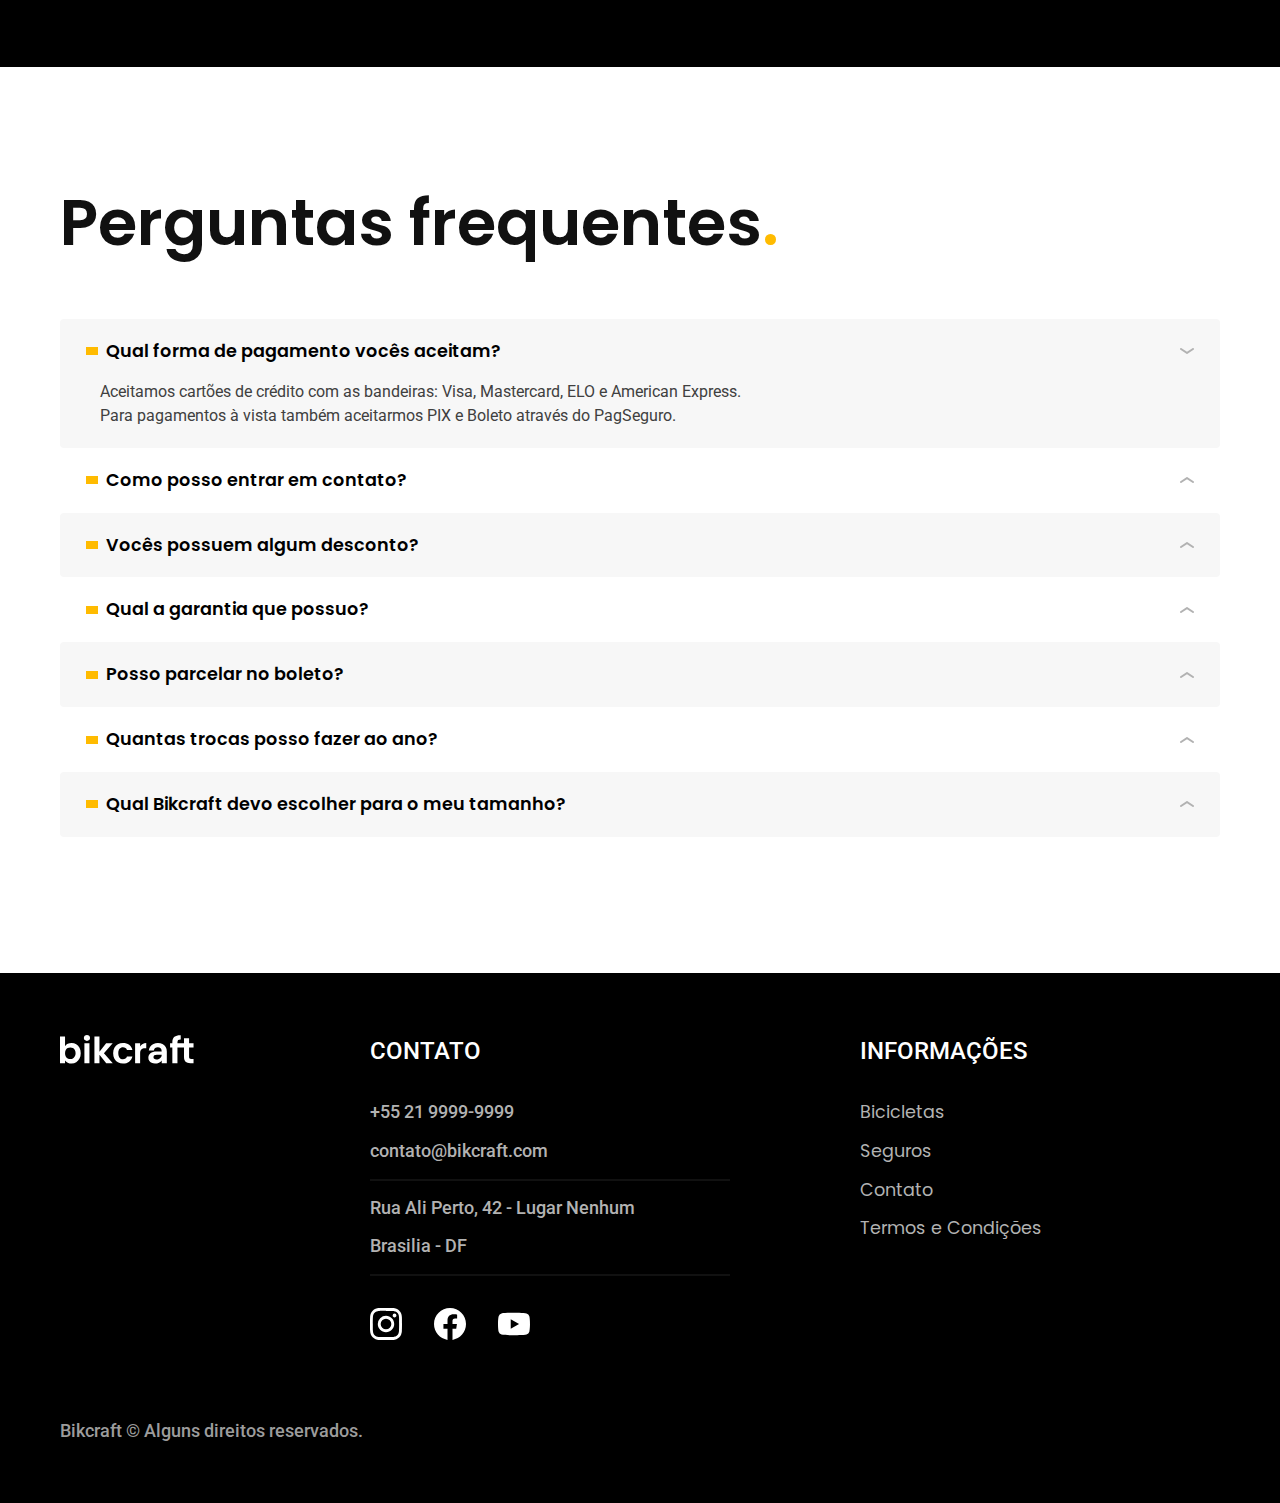
<file: seguros.html>
<!DOCTYPE html>
<html lang="en">

<head>
  <meta charset="UTF-8">
  <meta name="viewport" content="width=device-width, initial-scale=1.0">

  <title>Seguros | Bikcraft</title>
  <meta name="description" content="Seguros para bicicletas Bikcraft.">

  <!-- Favicon -->
  <link rel="shortcut icon" href="./favicon.svg" type="image/x-icon">

  <!-- CSS -->
  <link rel="preload" href="./css/style.min.css" as="style">
  <link rel="stylesheet" href="./css/style.min.css">

  <!-- Fonts -->
  <link rel="preconnect" href="https://fonts.googleapis.com">
  <link rel="preconnect" href="https://fonts.gstatic.com" crossorigin>
  <link href="https://fonts.googleapis.com/css2?family=Merriweather:ital,wght@1,900&family=Poppins:wght@400;600&family=Roboto:wght@400;500&display=swap" rel="stylesheet">
  <script>document.documentElement.classList.add('js')</script>
</head>

<body id="seguros">
  <header class="header-bg">
    <div class="header container">
      <a href="./index.html"><img src="./img/bikcraft.svg" width="136" height="32" alt="Bikcraft"></a>

      <nav aria-label="primaria">
        <ul class="header-menu cor-0">
          <li><a class="font-1-m" href="./bicicletas.html">Bicicletas</a></li>
          <li><a class="font-1-m" href="./seguros.html">Seguros</a></li>
          <li><a class="font-1-m" href="./contato.html">Contato</a></li>
        </ul>
      </nav>

    </div>
  </header>
  <main class="seguros-bg">
    <div class="titulo-bg">
      <div class="titulo container">
        <p class="font-2-l-b cor-5">Escolha o seguro</p>
        <h1 class="font-1-xxl cor-0">Você seguro<span class="cor-p1">.</span></h1>
      </div>
    </div>

    <div class="seguros container">
      <div class="seguro-item fadeInLeft" data-anime="250">
        <div>
          <h3 class="font-1-xl cor-6">Prata</h3>
          <ul class="font-2-m cor-0">
            <li>Duas trocas por ano</li>
            <li>Assistência técnica</li>
            <li>Suporte 08h às 18h</li>
            <li>Cobertura estadual</li>
          </ul>
          <a class="botao secundario" href="./orcamento.html?tipo=seguro&produto=prata">Inscreva-se</a>
        </div>
        <div>
          <p class="font-1-xl cor-0">R$ 199</p>
          <span class="font-1-xs cor-6">mensal</span>
        </div>
      </div>
      <div class="seguro-item fadeInRight" data-anime="250">
        <div>
          <h3 class="font-1-xl cor-p1">Ouro</h3>
          <ul class="font-2-m cor-0">
            <li>Cinco trocas por ano</li>
            <li>Assistência especial</li>
            <li>Suporte 24h</li>
            <li>Cobertura nacional</li>
            <li>Desconto em parceiros</li>
            <li>Acesso ao Clube Bikcraft</li>
          </ul>
          <a class="botao" href="./orcamento.html?tipo=seguro&produto=ouro">Inscreva-se</a>
        </div>
        <div>
          <p class="font-1-xl cor-0">R$ 299</p>
          <span class="font-1-xs cor-6">mensal</span>
        </div>
      </div>
    </div>
  </main>
  <article class="vantagens-bg">
    <div class="vantagens container">
      <h2 class="font-1-xxl cor-0">nossas vantagens<span class="cor-p1">.</span></h2>
      <ul>
        <li>
          <img src="./img/icones/eletrica.svg" width="32" height="32" alt="">
          <h3 class="font-1-l cor-0">Reparo Elétrico</h3>
          <p class="font-2-s cor-5">Garantimos o reparo completo do seu motor em caso de falhas. Sabemos que falhas são raras, mas estamos aqui para caso ocorra.</p>
        </li>
        <li>
          <img src="./img/icones/carbono.svg" width="32" height="32" alt="">
          <h3 class="font-1-l cor-0">Carbono</h3>
          <p class="font-2-s cor-5">Nossos quadros são feitos para durar para sempre. Mas caso algo ocorra, ficamos felizes em reparar.</p>
        </li>
        <li>
          <img src="./img/icones/sustentavel.svg" width="32" height="32" alt="">
          <h3 class="font-1-l cor-0">Sustentável</h3>
          <p class="font-2-s cor-5">Trabalhamos com a filosofia de desperdício zero. Qualquer parte defeituosa é reciclada e reutilizada em outro projeto.</p>
        </li>
        <li>
          <img src="./img/icones/rastreador.svg" width="32" height="32" alt="">
          <h3 class="font-1-l cor-0">Recuperação</h3>
          <p class="font-2-s cor-5">A sua Bikcraft ficará pronta para uso no mesmo dia, caso você traga ela para ser reparada em uma das filiais.</p>
        </li>
        <li>
          <img src="./img/icones/seguro.svg" width="32" height="32" alt="">
          <h3 class="font-1-l cor-0">Segurança</h3>
          <p class="font-2-s cor-5">A sua Bikcraft ficará pronta para uso no mesmo dia, caso você traga ela para ser reparada em uma das filiais.</p>
        </li>
        <li>
          <img src="./img/icones/velocidade.svg" width="32" height="32" alt="">
          <h3 class="font-1-l cor-0">Rapidez</h3>
          <p class="font-2-s cor-5">A sua Bikcraft ficará pronta para uso no mesmo dia, caso você traga ela para ser reparada em uma das filiais.</p>
        </li>
      </ul>
    </div>

  </article>
  <article class="perguntas container">
    <h2 class="font-1-xxl ">Perguntas frequentes<span class="cor-p1">.</span></h2>

    <dl>
      <div>
        <dt><button class="font-1-m-b" aria-controls="pergunta1" aria-expanded="true">Qual forma de pagamento vocês aceitam?</button></dt>
        <dd id="pergunta1" class="font-2-s cor-9 ativo">Aceitamos cartões de crédito com as bandeiras: Visa, Mastercard, ELO e American Express. Para pagamentos à vista também aceitarmos PIX e Boleto através do PagSeguro.</dd>
      </div>
      <div>
        <dt><button class="font-1-m-b" aria-controls="pergunta2" aria-expanded="false">Como posso entrar em contato?</button></dt>
        <dd id="pergunta2" class="font-2-s cor-9">Aceitamos cartões de crédito com as bandeiras: Visa, Mastercard, ELO e American Express. Para pagamentos à vista também aceitarmos PIX e Boleto através do PagSeguro.</dd>
      </div>
      <div>
        <dt><button class="font-1-m-b" aria-controls="pergunta3" aria-expanded="false">Vocês possuem algum desconto?</button></dt>
        <dd id="pergunta3" class="font-2-s cor-9">Aceitamos cartões de crédito com as bandeiras: Visa, Mastercard, ELO e American Express. Para pagamentos à vista também aceitarmos PIX e Boleto através do PagSeguro.</dd>
      </div>
      <div>
        <dt><button class="font-1-m-b" aria-controls="pergunta4" aria-expanded="false">Qual a garantia que possuo?</button></dt>
        <dd id="pergunta4" class="font-2-s cor-9">Aceitamos cartões de crédito com as bandeiras: Visa, Mastercard, ELO e American Express. Para pagamentos à vista também aceitarmos PIX e Boleto através do PagSeguro.</dd>
      </div>
      <div>
        <dt><button class="font-1-m-b" aria-controls="pergunta5" aria-expanded="false">Posso parcelar no boleto?</button></dt>
        <dd id="pergunta5" class="font-2-s cor-9">Aceitamos cartões de crédito com as bandeiras: Visa, Mastercard, ELO e American Express. Para pagamentos à vista também aceitarmos PIX e Boleto através do PagSeguro.</dd>
      </div>
      <div>
        <dt><button class="font-1-m-b" aria-controls="pergunta6" aria-expanded="false">Quantas trocas posso fazer ao ano?</button></dt>
        <dd id="pergunta6" class="font-2-s cor-9">Aceitamos cartões de crédito com as bandeiras: Visa, Mastercard, ELO e American Express. Para pagamentos à vista também aceitarmos PIX e Boleto através do PagSeguro.</dd>
      </div>
      <div>
        <dt><button class="font-1-m-b" aria-controls="pergunta7" aria-expanded="false">Qual Bikcraft devo escolher para o meu tamanho?</button></dt>
        <dd id="pergunta7" class="font-2-s cor-9">Aceitamos cartões de crédito com as bandeiras: Visa, Mastercard, ELO e American Express. Para pagamentos à vista também aceitarmos PIX e Boleto através do PagSeguro.</dd>
      </div>
    </dl>
  </article>

  <footer class="footer-bg">
    <div class="footer container">
      <img src="./img/bikcraft.svg" width="136" height="32" alt="Bikcraft">
      <div class="footer-contato">
        <h2 class="font-2-l-b cor-0">Contato</h2>
        <ul class="font-2-m cor-5">
          <li><a href="tel:+552199999999">+55 21 9999-9999</a></li>
          <li><a href="mailto:contato@bikcraft.com">contato@bikcraft.com</a></li>
          <li>Rua Ali Perto, 42 - Lugar Nenhum</li>
          <li>Brasilia - DF</li>
        </ul>
        <div class="footer-redes">
          <a href="/">
            <img src="./img/redes/instagram.svg" width="32" height="32" alt="Instagram">
          </a>
          <a href="/">
            <img src="./img/redes/facebook.svg" width="32" height="32" alt="Facebook">
          </a>
          <a href="/">
            <img src="./img/redes/youtube.svg" width="32" height="32" alt="Youtube">
          </a>
        </div>
      </div>
      <div class="footer-informacao">
        <h2 class="font-2-l-b cor-0">Informações</h2>
        <ul class="font-1-m cor-5">
          <li><a href="./bicicletas.html">Bicicletas</a></li>
          <li><a href="./seguros.html">Seguros</a></li>
          <li><a href="./contato.html">Contato</a></li>
          <li><a href="./termos.html">Termos e Condições</a></li>
        </ul>
      </div>
      <p class="footer-copy font-2-m cor-6">Bikcraft © Alguns direitos reservados.</p>
    </div>
  </footer>
  <script src="./js/plugins/simple-anime.js"></script>
  <script src="./js/script.js"></script>
</body>

</html>
</file>
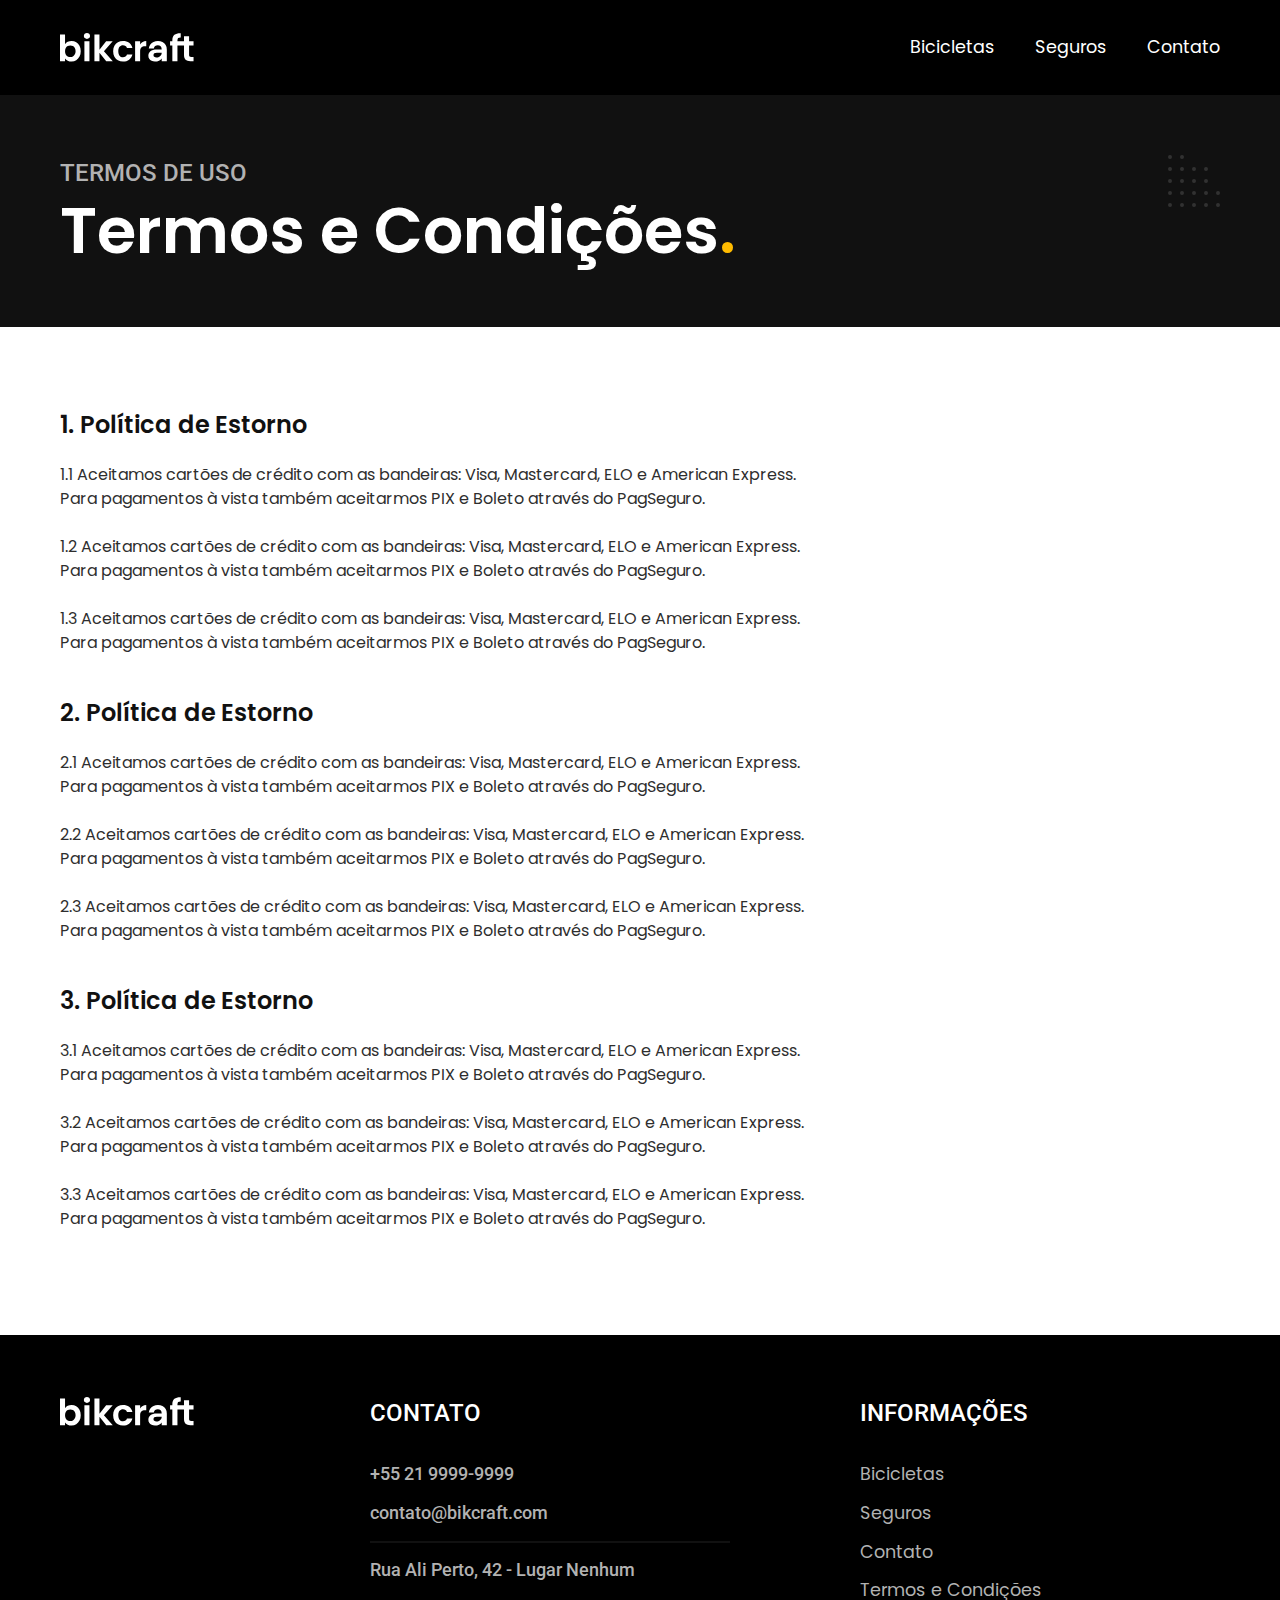
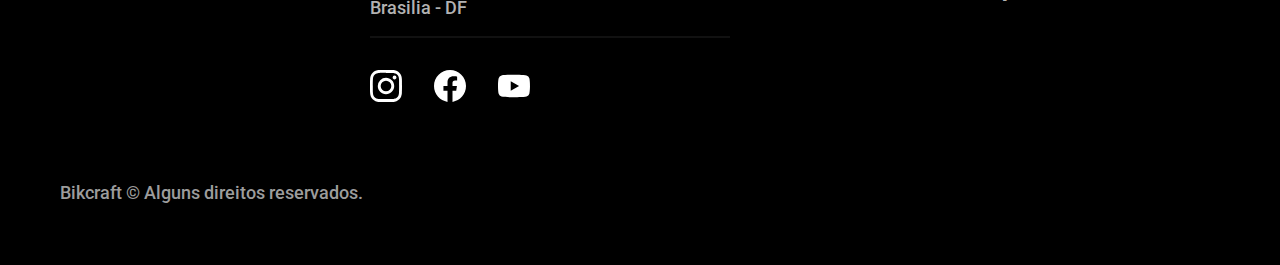
<file: termos.html>
<!DOCTYPE html>
<html lang="en">

<head>
  <meta charset="UTF-8">
  <meta name="viewport" content="width=device-width, initial-scale=1.0">

  <title>Termos e Condições | Bikcraft</title>
  <meta name="description" content="Termos e  condições do site Bikcraft.">

  <!-- Favicon -->
  <link rel="shortcut icon" href="./favicon.svg" type="image/x-icon">

  <!-- CSS -->
  <link rel="preload" href="./css/style.min.css" as="style">
  <link rel="stylesheet" href="./css/style.min.css">

  <!-- Fonts -->
  <link rel="preconnect" href="https://fonts.googleapis.com">
  <link rel="preconnect" href="https://fonts.gstatic.com" crossorigin>
  <link href="https://fonts.googleapis.com/css2?family=Merriweather:ital,wght@1,900&family=Poppins:wght@400;600&family=Roboto:wght@400;500&display=swap" rel="stylesheet">
  <script>document.documentElement.classList.add('js')</script>
</head>

<body id="termos">
  <header class="header-bg">
    <div class="header container">
      <a href="./index.html"><img src="./img/bikcraft.svg" width="136" height="32" alt="Bikcraft"></a>

      <nav aria-label="primaria">
        <ul class="header-menu cor-0">
          <li><a class="font-1-m" href="./bicicletas.html">Bicicletas</a></li>
          <li><a class="font-1-m" href="./seguros.html">Seguros</a></li>
          <li><a class="font-1-m" href="./contato.html">Contato</a></li>
        </ul>
      </nav>

    </div>
  </header>
  <main>
    <div class="titulo-bg">
      <div class="titulo container">
        <p class="font-2-l-b cor-5">Termos de uso</p>
        <h1 class="font-1-xxl cor-0">Termos e Condições<span class="cor-p1">.</span></h1>
      </div>
    </div>

    <div class="termos font-1-s cor-10 container">
      <h2 class="font-1-l cor-11">1. Política de Estorno</h2>
      <p>1.1 Aceitamos cartões de crédito com as bandeiras: Visa, Mastercard, ELO e American Express. Para pagamentos à vista também aceitarmos PIX e Boleto através do PagSeguro.</p>
      <p>1.2 Aceitamos cartões de crédito com as bandeiras: Visa, Mastercard, ELO e American Express. Para pagamentos à vista também aceitarmos PIX e Boleto através do PagSeguro.</p>
      <p>1.3 Aceitamos cartões de crédito com as bandeiras: Visa, Mastercard, ELO e American Express. Para pagamentos à vista também aceitarmos PIX e Boleto através do PagSeguro.</p>
      <h2 class="font-1-l cor-11">2. Política de Estorno</h2>
      <p>2.1 Aceitamos cartões de crédito com as bandeiras: Visa, Mastercard, ELO e American Express. Para pagamentos à vista também aceitarmos PIX e Boleto através do PagSeguro.</p>
      <p>2.2 Aceitamos cartões de crédito com as bandeiras: Visa, Mastercard, ELO e American Express. Para pagamentos à vista também aceitarmos PIX e Boleto através do PagSeguro.</p>
      <p>2.3 Aceitamos cartões de crédito com as bandeiras: Visa, Mastercard, ELO e American Express. Para pagamentos à vista também aceitarmos PIX e Boleto através do PagSeguro.</p>
      <h2 class="font-1-l cor-11">3. Política de Estorno</h2>
      <p>3.1 Aceitamos cartões de crédito com as bandeiras: Visa, Mastercard, ELO e American Express. Para pagamentos à vista também aceitarmos PIX e Boleto através do PagSeguro.</p>
      <p>3.2 Aceitamos cartões de crédito com as bandeiras: Visa, Mastercard, ELO e American Express. Para pagamentos à vista também aceitarmos PIX e Boleto através do PagSeguro.</p>
      <p>3.3 Aceitamos cartões de crédito com as bandeiras: Visa, Mastercard, ELO e American Express. Para pagamentos à vista também aceitarmos PIX e Boleto através do PagSeguro.</p>
    </div>
  </main>


  <footer class="footer-bg">
    <div class="footer container">
      <img src="./img/bikcraft.svg" width="136" height="32" alt="Bikcraft">
      <div class="footer-contato">
        <h2 class="font-2-l-b cor-0">Contato</h2>
        <ul class="font-2-m cor-5">
          <li><a href="tel:+552199999999">+55 21 9999-9999</a></li>
          <li><a href="mailto:contato@bikcraft.com">contato@bikcraft.com</a></li>
          <li>Rua Ali Perto, 42 - Lugar Nenhum</li>
          <li>Brasilia - DF</li>
        </ul>
        <div class="footer-redes">
          <a href="/">
            <img src="./img/redes/instagram.svg" width="32" height="32" alt="Instagram">
          </a>
          <a href="/">
            <img src="./img/redes/facebook.svg" width="32" height="32" alt="Facebook">
          </a>
          <a href="/">
            <img src="./img/redes/youtube.svg" width="32" height="32" alt="Youtube">
          </a>
        </div>
      </div>
      <div class="footer-informacao">
        <h2 class="font-2-l-b cor-0">Informações</h2>
        <ul class="font-1-m cor-5">
          <li><a href="./bicicletas.html">Bicicletas</a></li>
          <li><a href="./seguros.html">Seguros</a></li>
          <li><a href="./contato.html">Contato</a></li>
          <li><a href="./termos.html">Termos e Condições</a></li>
        </ul>
      </div>
      <p class="footer-copy font-2-m cor-6">Bikcraft © Alguns direitos reservados.</p>
    </div>
  </footer>
  <script src="./js/script.js"></script>
</body>

</html>
</file>
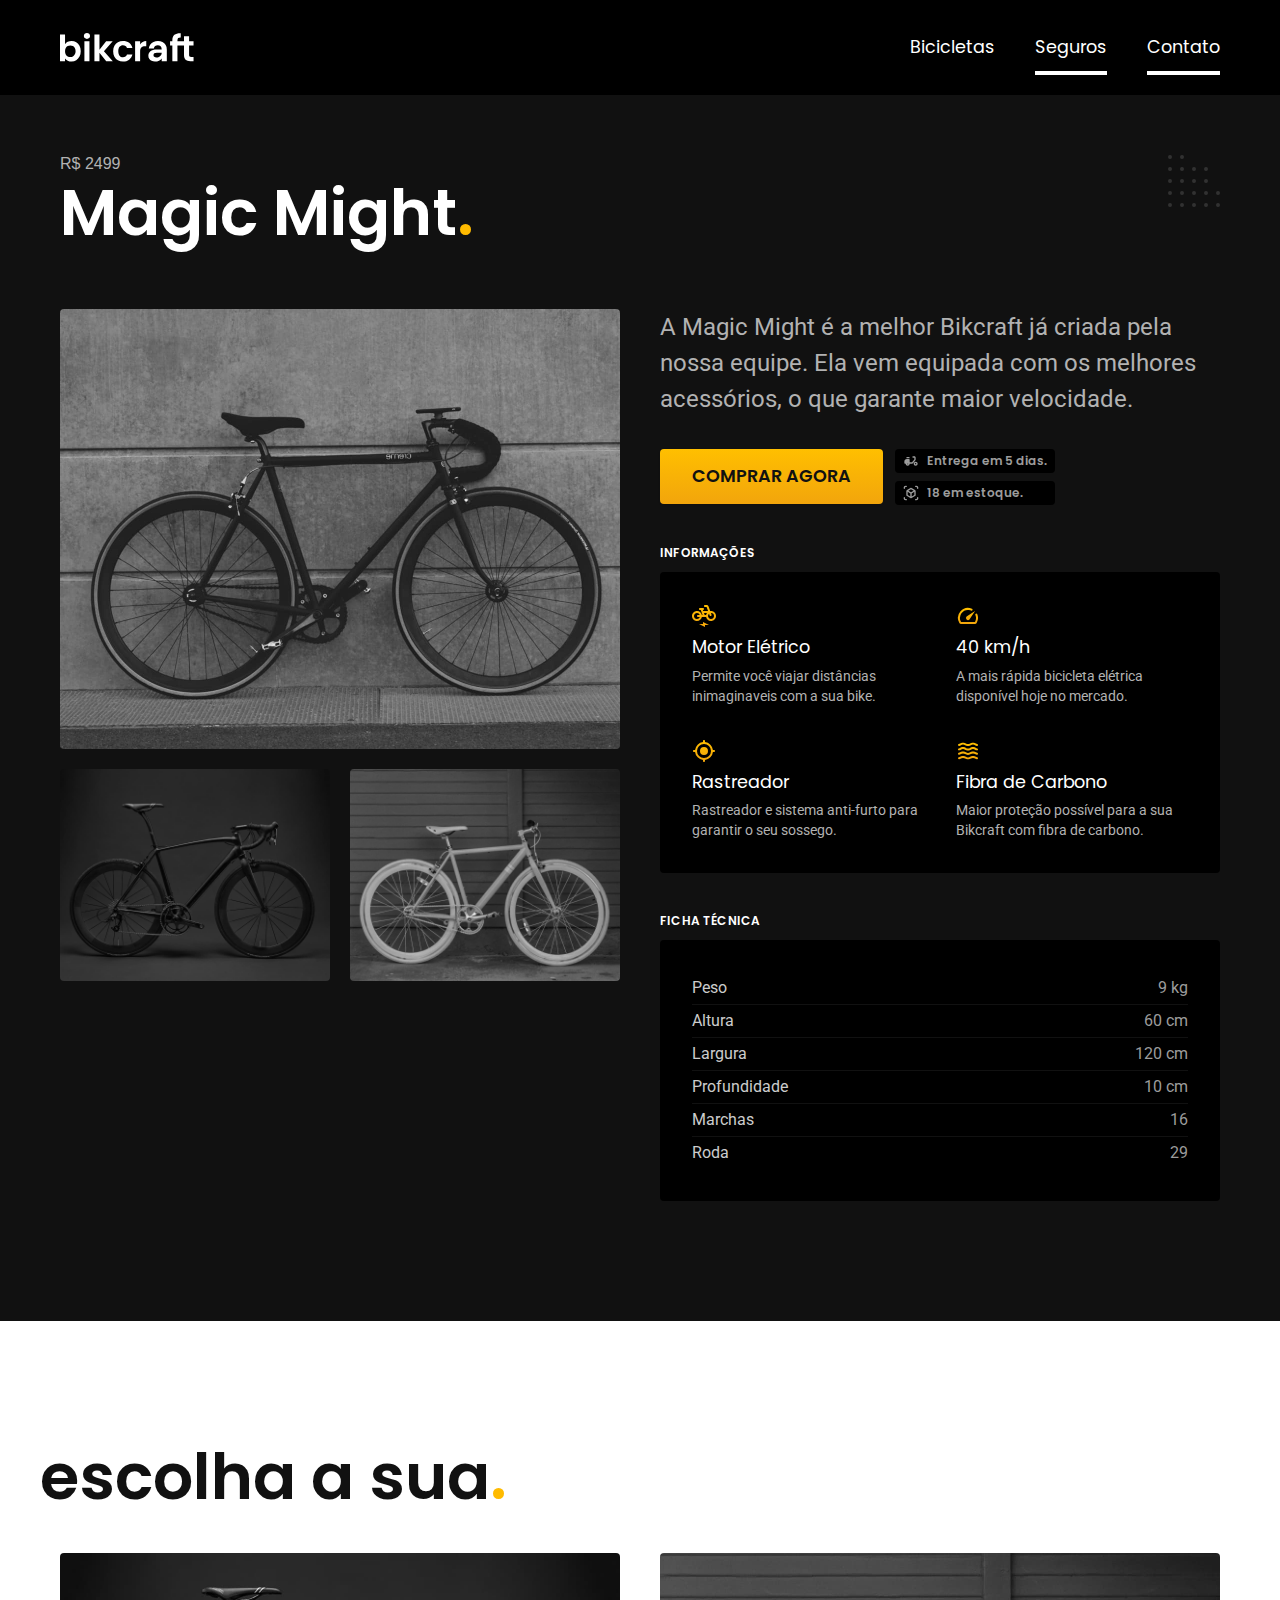
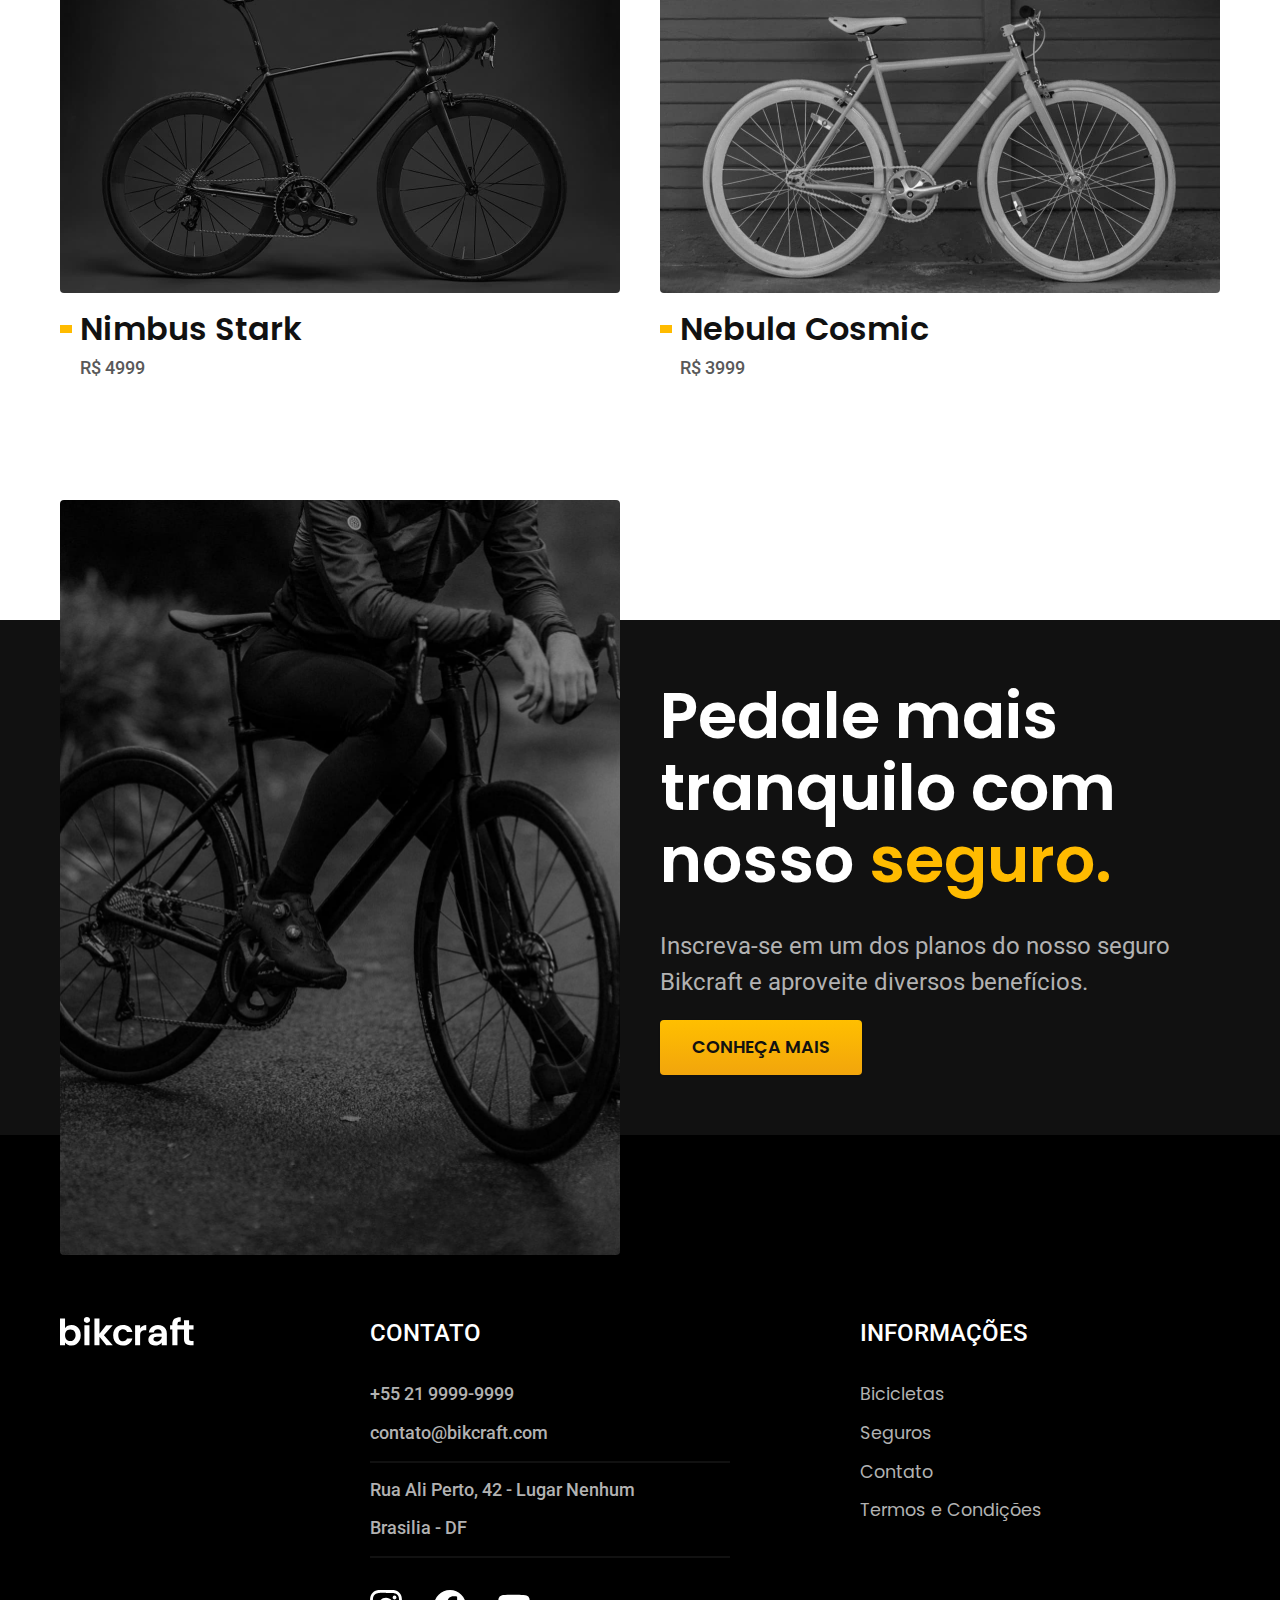
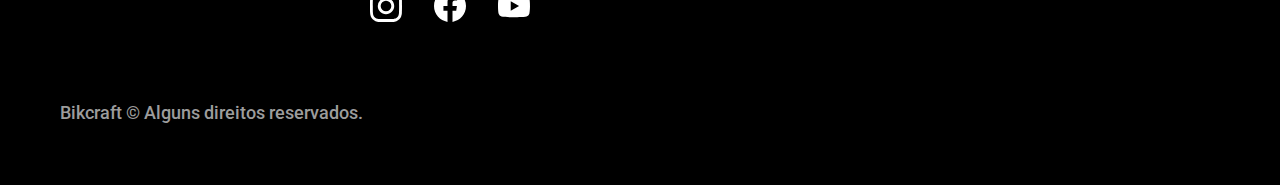
<file: bicicletas/magic.html>
<!DOCTYPE html>
<html lang="en">

<head>
  <meta charset="UTF-8">
  <meta name="viewport" content="width=device-width, initial-scale=1.0">

  <title>Magic Might | Bikcraft</title>
  <meta name="description" content="Bicicleta Magic Might da marca Bikcraft.">

  <!-- Favicon -->
  <link rel="shortcut icon" href="../favicon.svg" type="image/x-icon">

  <!-- CSS -->
  <link rel="preload" href="../css/style.min.css" as="style">
  <link rel="stylesheet" href="../css/style.min.css">

  <!-- Fonts -->
  <link rel="preconnect" href="https://fonts.googleapis.com">
  <link rel="preconnect" href="https://fonts.gstatic.com" crossorigin>
  <link href="https://fonts.googleapis.com/css2?family=Merriweather:ital,wght@1,900&family=Poppins:wght@400;600&family=Roboto:wght@400;500&display=swap" rel="stylesheet">
  <script>document.documentElement.classList.add('js')</script>
</head>

<body id="nebula">
  <header class="header-bg">
    <div class="header container">
      <a href="../index.html"><img src="../img/bikcraft.svg" width="136" height="32" alt="Bikcraft"></a>

      <nav aria-label="primaria">
        <ul class="header-menu cor-0">
          <li><a class="font-1-m" href="../bicicletas.html">Bicicletas</a></li>
          <li><a class="font-1-m" href="/">Seguros</a></li>
          <li><a class="font-1-m" href="/">Contato</a></li>
        </ul>
      </nav>

    </div>
  </header>
  <main class="titulo-bg">
    <div>
      <div class="titulo container">
        <p class="font-2-xl cor-5">R$ 2499</p>
        <h1 class="font-1-xxl cor-0">Magic Might<span class="cor-p1">.</span></h1>
      </div>
    </div>

    <div class="bicicleta container">
      <div class="bicicleta-imagens">
        <img src="../img/bicicleta/nimbus2.jpg" width="1120" height="880" alt="Bicicleta preta">
        <img src="../img/bicicleta/nimbus1.jpg" width="1120" height="880" alt="Bicicleta preta">
        <img src="../img/bicicleta/nimbus3.jpg" width="1120" height="880" alt="Bicicleta preta">
      </div>
      <div class="bicicleta-conteudo">
        <p class="font-2-l cor-5">A Magic Might é a melhor Bikcraft já criada pela nossa equipe. Ela vem equipada com os melhores acessórios, o que garante maior velocidade.</p>
        <div class="bicicleta-comprar">
          <a href="../orcamento.html?tipo=bikcraft&produto=magic" class="botao">Comprar agora</a>
          <span class="font-1-xs cor-6"><img src="../img/icones/entrega.svg" width="16" height="16" alt=""> Entrega em 5 dias.</span>
          <span class="font-1-xs cor-6"><img src="../img/icones/estoque.svg" width="16" height="16" alt=""> 18 em estoque.</span>
        </div>
        <h2 class="font-1-xs cor-0">Informações</h2>
        <ul class="bicicleta-informacoes">
          <li>
            <img src="../img/icones/eletrica.svg" width="32" height="32" alt="">
            <h3 class="font-1-m cor-0">Motor Elétrico</h3>
            <p class="font-2-xs cor-5">Permite você viajar distâncias inimaginaveis com a sua bike.</p>
          </li>
          <li>
            <img src="../img/icones/velocidade.svg" width="32" height="32" alt="">
            <h3 class="font-1-m cor-0">40 km/h</h3>
            <p class="font-2-xs cor-5">A mais rápida bicicleta elétrica disponível hoje no mercado.</p>
          </li>
          <li>
            <img src="../img/icones/rastreador.svg" width="32" height="32" alt="">
            <h3 class="font-1-m cor-0">Rastreador</h3>
            <p class="font-2-xs cor-5">Rastreador e sistema anti-furto para garantir o seu sossego.</p>
          </li>
          <li>
            <img src="../img/icones/carbono.svg" width="32" height="32" alt="">
            <h3 class="font-1-m cor-0">Fibra de Carbono</h3>
            <p class="font-2-xs cor-5">Maior proteção possível para a sua Bikcraft com fibra de carbono.</p>
          </li>
        </ul>
        <h2 class="font-1-xs cor-0">Ficha Técnica</h2>
        <ul class="bicicleta-ficha font-2-s cor-4">
          <li>Peso <span class="cor-6">9 kg</span></li>
          <li>Altura <span class="cor-6">60 cm</span></li>
          <li>Largura <span class="cor-6">120 cm</span></li>
          <li>Profundidade <span class="cor-6">10 cm</span></li>
          <li>Marchas <span class="cor-6">16</span></li>
          <li>Roda <span class="cor-6">29</span></li>
        </ul>
      </div>
    </div>
  </main>

  <article class="bicicletas-lista container">
    <h2 class=" font-1-xxl">escolha a sua<span class="cor-p1">.</span></h2>
    <ul>
      <li>
        <a href="./nimbus.html">
          <img src="../img/bicicletas/nimbus.jpg" width="1120" height="680" alt="Bicicleta preta.">
          <h3 class="font-1-xl">Nimbus Stark</h3>
          <span class="font-2-m cor-8">R$ 4999</span>
        </a>
      </li>
      <li>
        <a href="./nebula.html">
          <img src="../img/bicicletas/nebula.jpg" width="1120" height="680" alt="Bicicleta branca.">
          <h3 class="font-1-xl">Nebula Cosmic</h3>
          <span class="font-2-m cor-8">R$ 3999</span>
        </a>
      </li>
    </ul>
  </article>

  <article class="seguro-bg">
    <div class="seguro container">
      <div class="seguro-imagem">
        <img src="../img/fotos/seguros.jpg" width="1360" height="1512" alt="Pessoa parada em cima de uma bicicleta.">
      </div>
      <div class="seguro-conteudo">
        <h2 class="font-1-xxl cor-0">Pedale mais tranquilo com nosso <span class="cor-p1">seguro.</span></h2>
        <p class="font-2-l cor-5">Inscreva-se em um dos planos do nosso seguro Bikcraft e aproveite diversos benefícios.</p>
        <a class="botao" href="../seguros.html">conheça mais</a>
      </div>
    </div>
  </article>

  <footer class="footer-bg">
    <div class="footer container">
      <img src="../img/bikcraft.svg" width="136" height="32" alt="Bikcraft">
      <div class="footer-contato">
        <h2 class="font-2-l-b cor-0">Contato</h2>
        <ul class="font-2-m cor-5">
          <li><a href="tel:+552199999999">+55 21 9999-9999</a></li>
          <li><a href="mailto:contato@bikcraft.com">contato@bikcraft.com</a></li>
          <li>Rua Ali Perto, 42 - Lugar Nenhum</li>
          <li>Brasilia - DF</li>
        </ul>
        <div class="footer-redes">
          <a href="/">
            <img src="../img/redes/instagram.svg" width="32" height="32" alt="Instagram">
          </a>
          <a href="/">
            <img src="../img/redes/facebook.svg" width="32" height="32" alt="Facebook">
          </a>
          <a href="/">
            <img src="../img/redes/youtube.svg" width="32" height="32" alt="Youtube">
          </a>
        </div>
      </div>
      <div class="footer-informacao">
        <h2 class="font-2-l-b cor-0">Informações</h2>
        <ul class="font-1-m cor-5">
          <li><a href="../bicicletas.html">Bicicletas</a></li>
          <li><a href="../seguros.html">Seguros</a></li>
          <li><a href="../contato.html">Contato</a></li>
          <li><a href="../termos.html">Termos e Condições</a></li>
        </ul>
      </div>
      <p class="footer-copy font-2-m cor-6">Bikcraft © Alguns direitos reservados.</p>
    </div>
  </footer>
  <script src="../js/script.js"></script>
</body>

</html>
</file>
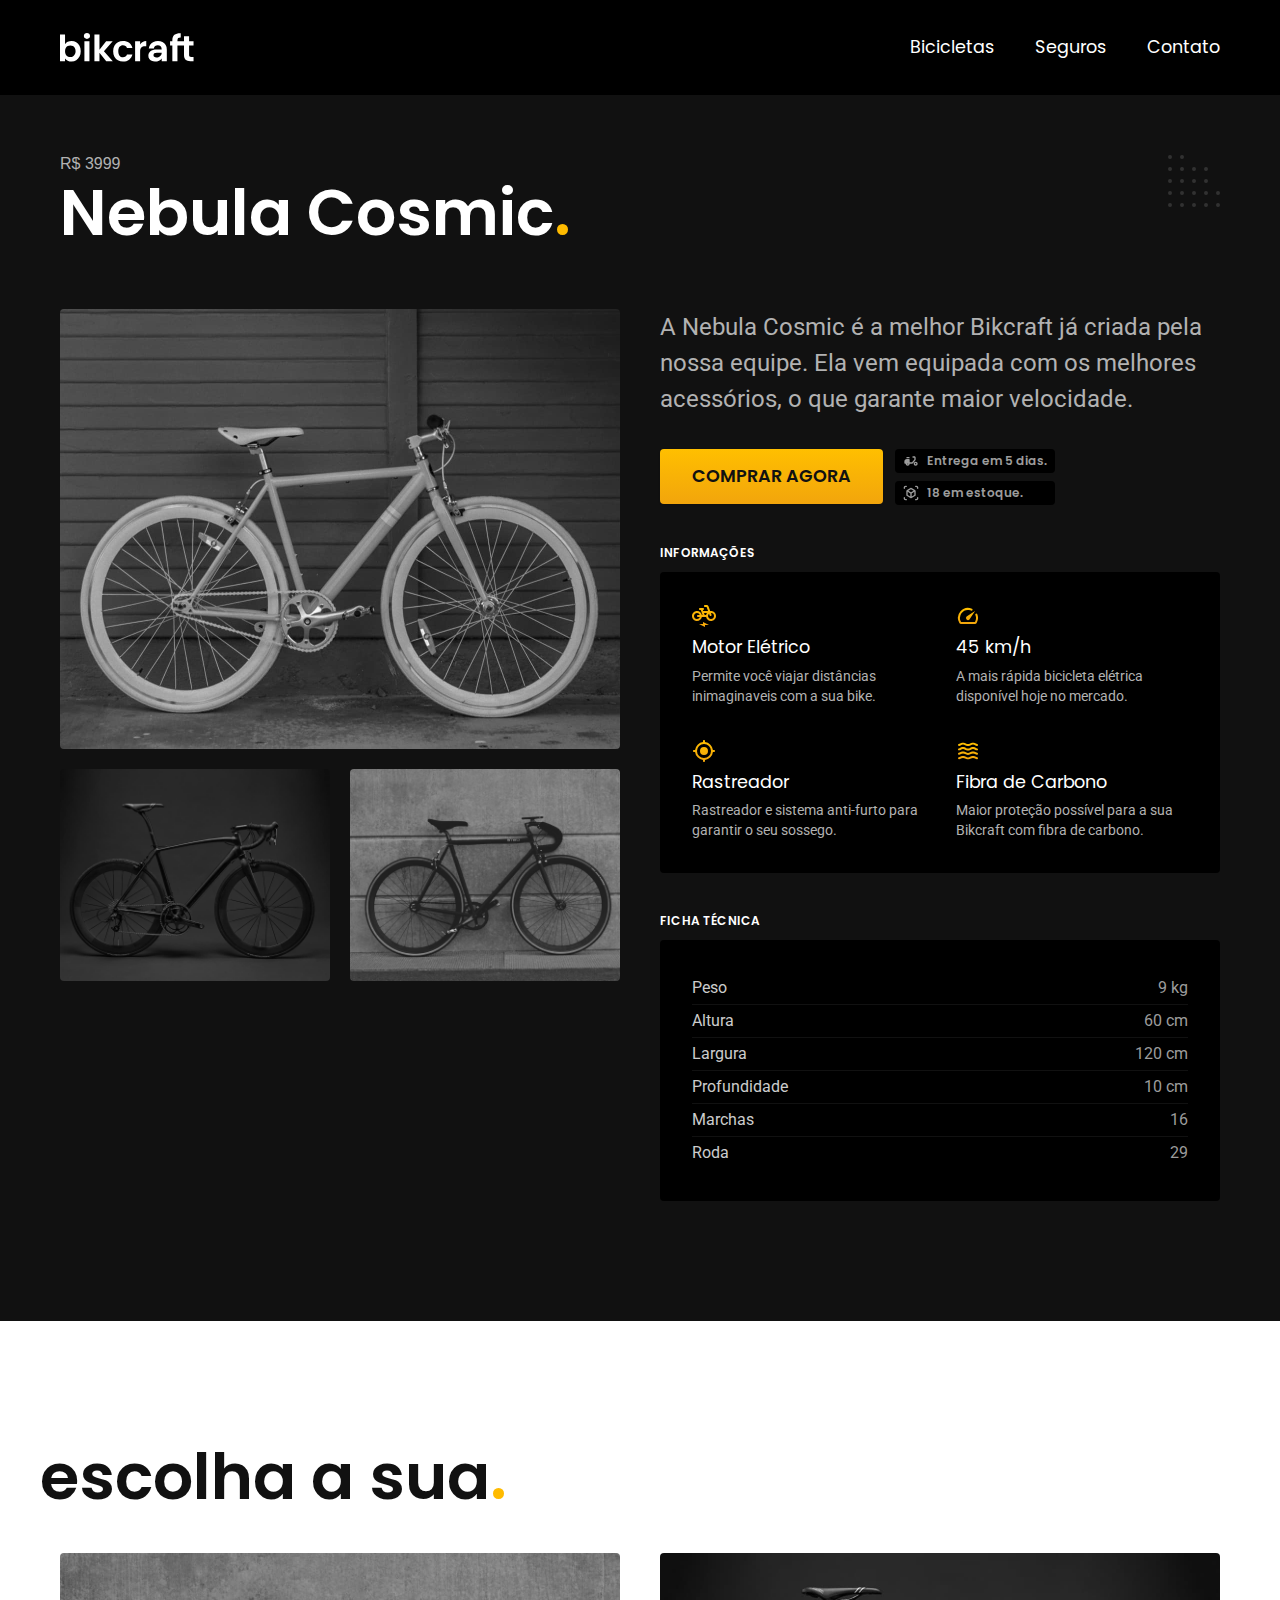
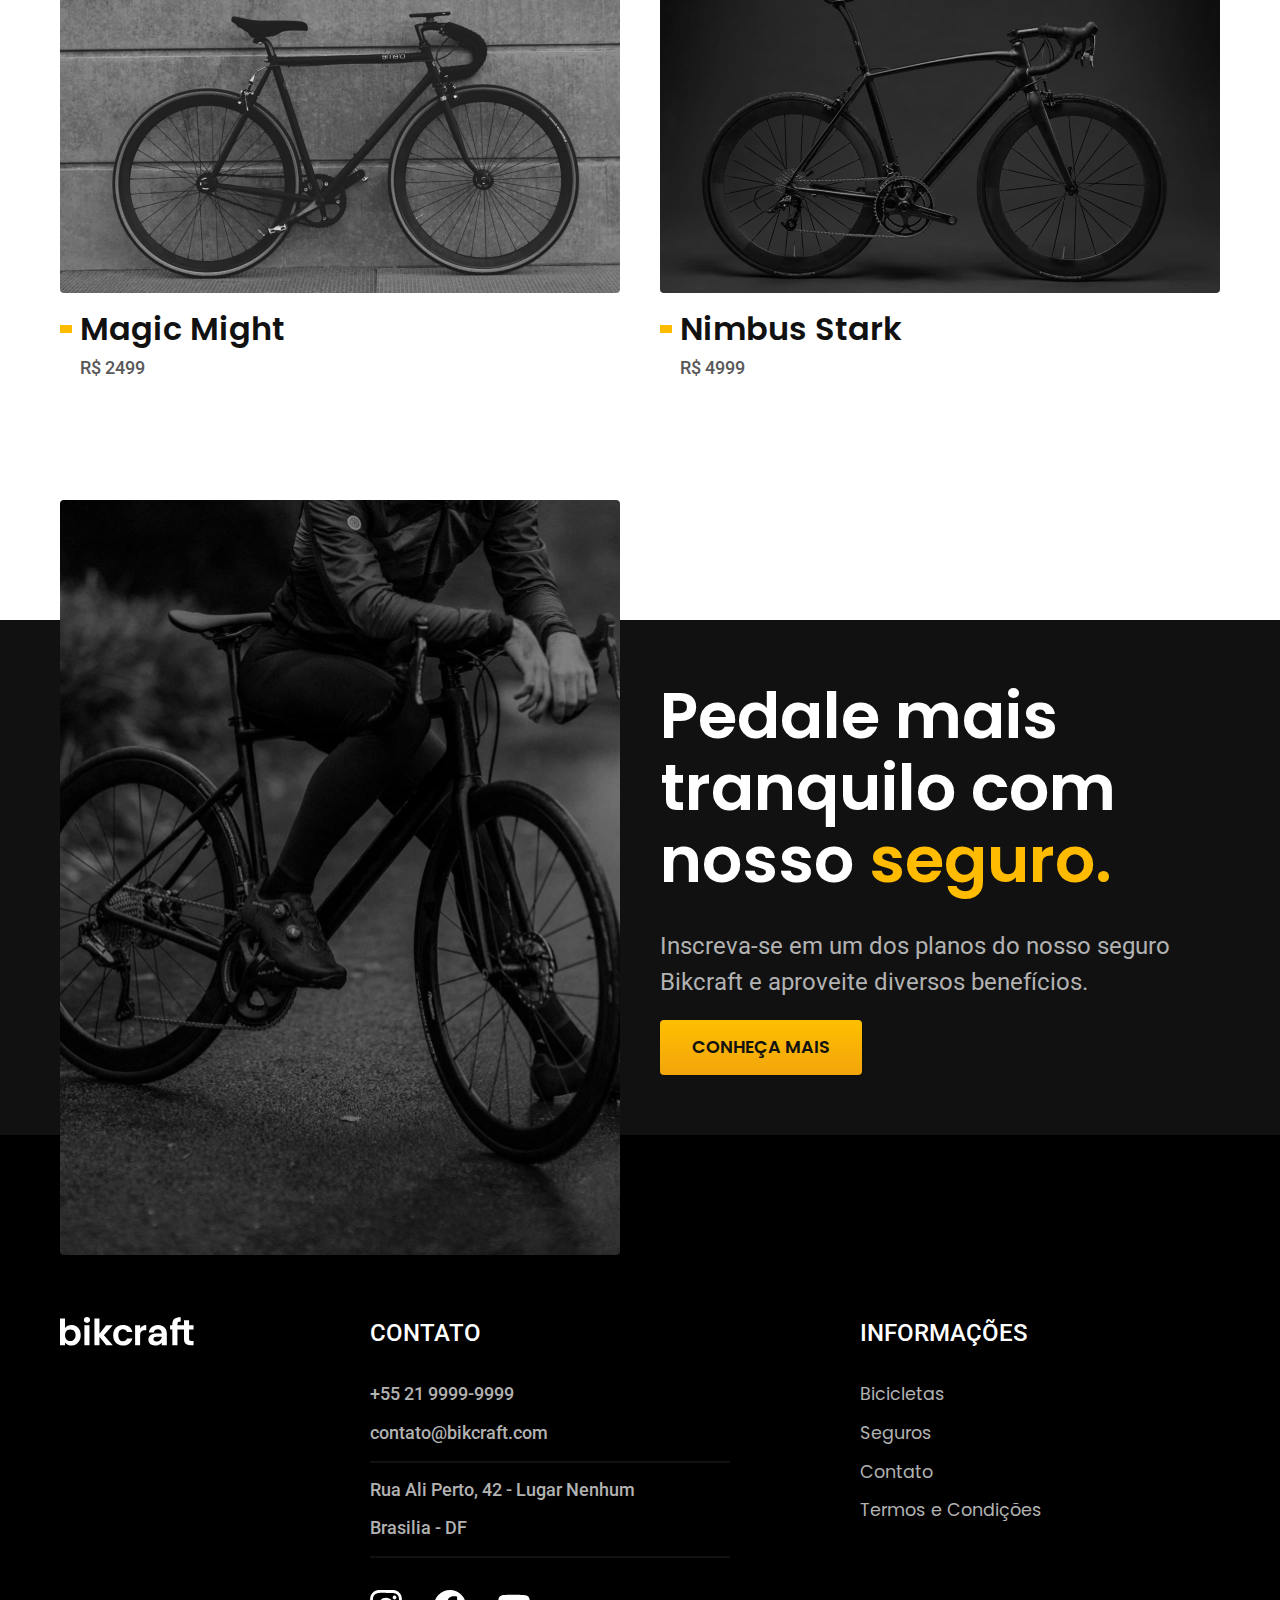
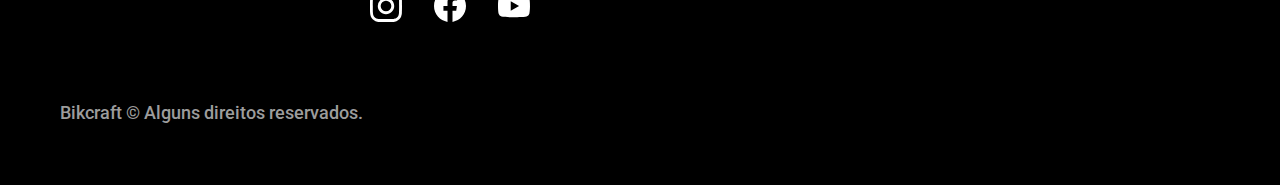
<file: bicicletas/nebula.html>
<!DOCTYPE html>
<html lang="en">

<head>
  <meta charset="UTF-8">
  <meta name="viewport" content="width=device-width, initial-scale=1.0">

  <title>Nebula Cosmic | Bikcraft</title>
  <meta name="description" content="Bicicleta Nebula Cosmic da marca Bikcraft.">

  <!-- Favicon -->
  <link rel="shortcut icon" href="../favicon.svg" type="image/x-icon">

  <!-- CSS -->
  <link rel="preload" href="../css/style.min.css" as="style">
  <link rel="stylesheet" href="../css/style.min.css">

  <!-- Fonts -->
  <link rel="preconnect" href="https://fonts.googleapis.com">
  <link rel="preconnect" href="https://fonts.gstatic.com" crossorigin>
  <link href="https://fonts.googleapis.com/css2?family=Merriweather:ital,wght@1,900&family=Poppins:wght@400;600&family=Roboto:wght@400;500&display=swap" rel="stylesheet">
  <script>document.documentElement.classList.add('js')</script>
</head>

<body id="nebula">
  <header class="header-bg">
    <div class="header container">
      <a href="../index.html"><img src="../img/bikcraft.svg" width="136" height="32" alt="Bikcraft"></a>

      <nav aria-label="primaria">
        <ul class="header-menu cor-0">
          <li><a class="font-1-m" href="../bicicletas.html">Bicicletas</a></li>
          <li><a class="font-1-m" href="../seguros.html">Seguros</a></li>
          <li><a class="font-1-m" href="../contato.html">Contato</a></li>
        </ul>
      </nav>

    </div>
  </header>
  <main class="titulo-bg">
    <div>
      <div class="titulo container">
        <p class="font-2-xl cor-5">R$ 3999</p>
        <h1 class="font-1-xxl cor-0">Nebula Cosmic<span class="cor-p1">.</span></h1>
      </div>
    </div>

    <div class="bicicleta container">
      <div class="bicicleta-imagens">
        <img src="../img/bicicleta/nimbus3.jpg" width="1120" height="880" alt="Bicicleta preta">
        <img src="../img/bicicleta/nimbus1.jpg" width="1120" height="880" alt="Bicicleta preta">
        <img src="../img/bicicleta/nimbus2.jpg" width="1120" height="880" alt="Bicicleta preta">
      </div>
      <div class="bicicleta-conteudo">
        <p class="font-2-l cor-5">A Nebula Cosmic é a melhor Bikcraft já criada pela nossa equipe. Ela vem equipada com os melhores acessórios, o que garante maior velocidade.</p>
        <div class="bicicleta-comprar">
          <a href="../orcamento.html?tipo=bikcraft&produto=nebula" class="botao">Comprar agora</a>
          <span class="font-1-xs cor-6"><img src="../img/icones/entrega.svg" width="16" height="16" alt=""> Entrega em 5 dias.</span>
          <span class="font-1-xs cor-6"><img src="../img/icones/estoque.svg" width="16" height="16" alt=""> 18 em estoque.</span>
        </div>
        <h2 class="font-1-xs cor-0">Informações</h2>
        <ul class="bicicleta-informacoes">
          <li>
            <img src="../img/icones/eletrica.svg" width="32" height="32" alt="">
            <h3 class="font-1-m cor-0">Motor Elétrico</h3>
            <p class="font-2-xs cor-5">Permite você viajar distâncias inimaginaveis com a sua bike.</p>
          </li>
          <li>
            <img src="../img/icones/velocidade.svg" width="32" height="32" alt="">
            <h3 class="font-1-m cor-0">45 km/h</h3>
            <p class="font-2-xs cor-5">A mais rápida bicicleta elétrica disponível hoje no mercado.</p>
          </li>
          <li>
            <img src="../img/icones/rastreador.svg" width="32" height="32" alt="">
            <h3 class="font-1-m cor-0">Rastreador</h3>
            <p class="font-2-xs cor-5">Rastreador e sistema anti-furto para garantir o seu sossego.</p>
          </li>
          <li>
            <img src="../img/icones/carbono.svg" width="32" height="32" alt="">
            <h3 class="font-1-m cor-0">Fibra de Carbono</h3>
            <p class="font-2-xs cor-5">Maior proteção possível para a sua Bikcraft com fibra de carbono.</p>
          </li>
        </ul>
        <h2 class="font-1-xs cor-0">Ficha Técnica</h2>
        <ul class="bicicleta-ficha font-2-s cor-4">
          <li>Peso <span class="cor-6">9 kg</span></li>
          <li>Altura <span class="cor-6">60 cm</span></li>
          <li>Largura <span class="cor-6">120 cm</span></li>
          <li>Profundidade <span class="cor-6">10 cm</span></li>
          <li>Marchas <span class="cor-6">16</span></li>
          <li>Roda <span class="cor-6">29</span></li>
        </ul>
      </div>
    </div>
  </main>

  <article class="bicicletas-lista container">
    <h2 class=" font-1-xxl">escolha a sua<span class="cor-p1">.</span></h2>
    <ul>
      <li>
        <a href="./magic.html">
          <img src="../img/bicicletas/magic.jpg" width="1120" height="680" alt="Bicicleta preta com detalhe branco.">
          <h3 class="font-1-xl">Magic Might</h3>
          <span class="font-2-m cor-8">R$ 2499</span>
        </a>
      </li>
      <li>
        <a href="./nimbus.html">
          <img src="../img/bicicletas/nimbus.jpg" width="1120" height="680" alt="Bicicleta preta.">
          <h3 class="font-1-xl">Nimbus Stark</h3>
          <span class="font-2-m cor-8">R$ 4999</span>
        </a>
      </li>
    </ul>
  </article>

  <article class="seguro-bg">
    <div class="seguro container">
      <div class="seguro-imagem">
        <img src="../img/fotos/seguros.jpg" width="1360" height="1512" alt="Pessoa parada em cima de uma bicicleta.">
      </div>
      <div class="seguro-conteudo">
        <h2 class="font-1-xxl cor-0">Pedale mais tranquilo com nosso <span class="cor-p1">seguro.</span></h2>
        <p class="font-2-l cor-5">Inscreva-se em um dos planos do nosso seguro Bikcraft e aproveite diversos benefícios.</p>
        <a class="botao" href="../seguros.html">conheça mais</a>
      </div>
    </div>
  </article>

  <footer class="footer-bg">
    <div class="footer container">
      <img src="../img/bikcraft.svg" width="136" height="32" alt="Bikcraft">
      <div class="footer-contato">
        <h2 class="font-2-l-b cor-0">Contato</h2>
        <ul class="font-2-m cor-5">
          <li><a href="tel:+552199999999">+55 21 9999-9999</a></li>
          <li><a href="mailto:contato@bikcraft.com">contato@bikcraft.com</a></li>
          <li>Rua Ali Perto, 42 - Lugar Nenhum</li>
          <li>Brasilia - DF</li>
        </ul>
        <div class="footer-redes">
          <a href="/">
            <img src="../img/redes/instagram.svg" width="32" height="32" alt="Instagram">
          </a>
          <a href="/">
            <img src="../img/redes/facebook.svg" width="32" height="32" alt="Facebook">
          </a>
          <a href="/">
            <img src="../img/redes/youtube.svg" width="32" height="32" alt="Youtube">
          </a>
        </div>
      </div>
      <div class="footer-informacao">
        <h2 class="font-2-l-b cor-0">Informações</h2>
        <ul class="font-1-m cor-5">
          <li><a href="../bicicletas.html">Bicicletas</a></li>
          <li><a href="../seguros.html">Seguros</a></li>
          <li><a href="../contato.html">Contato</a></li>
          <li><a href="../termos.html">Termos e Condições</a></li>
        </ul>
      </div>
      <p class="footer-copy font-2-m cor-6">Bikcraft © Alguns direitos reservados.</p>
    </div>
  </footer>
  <script src="../js/script.js"></script>
</body>

</html>
</file>
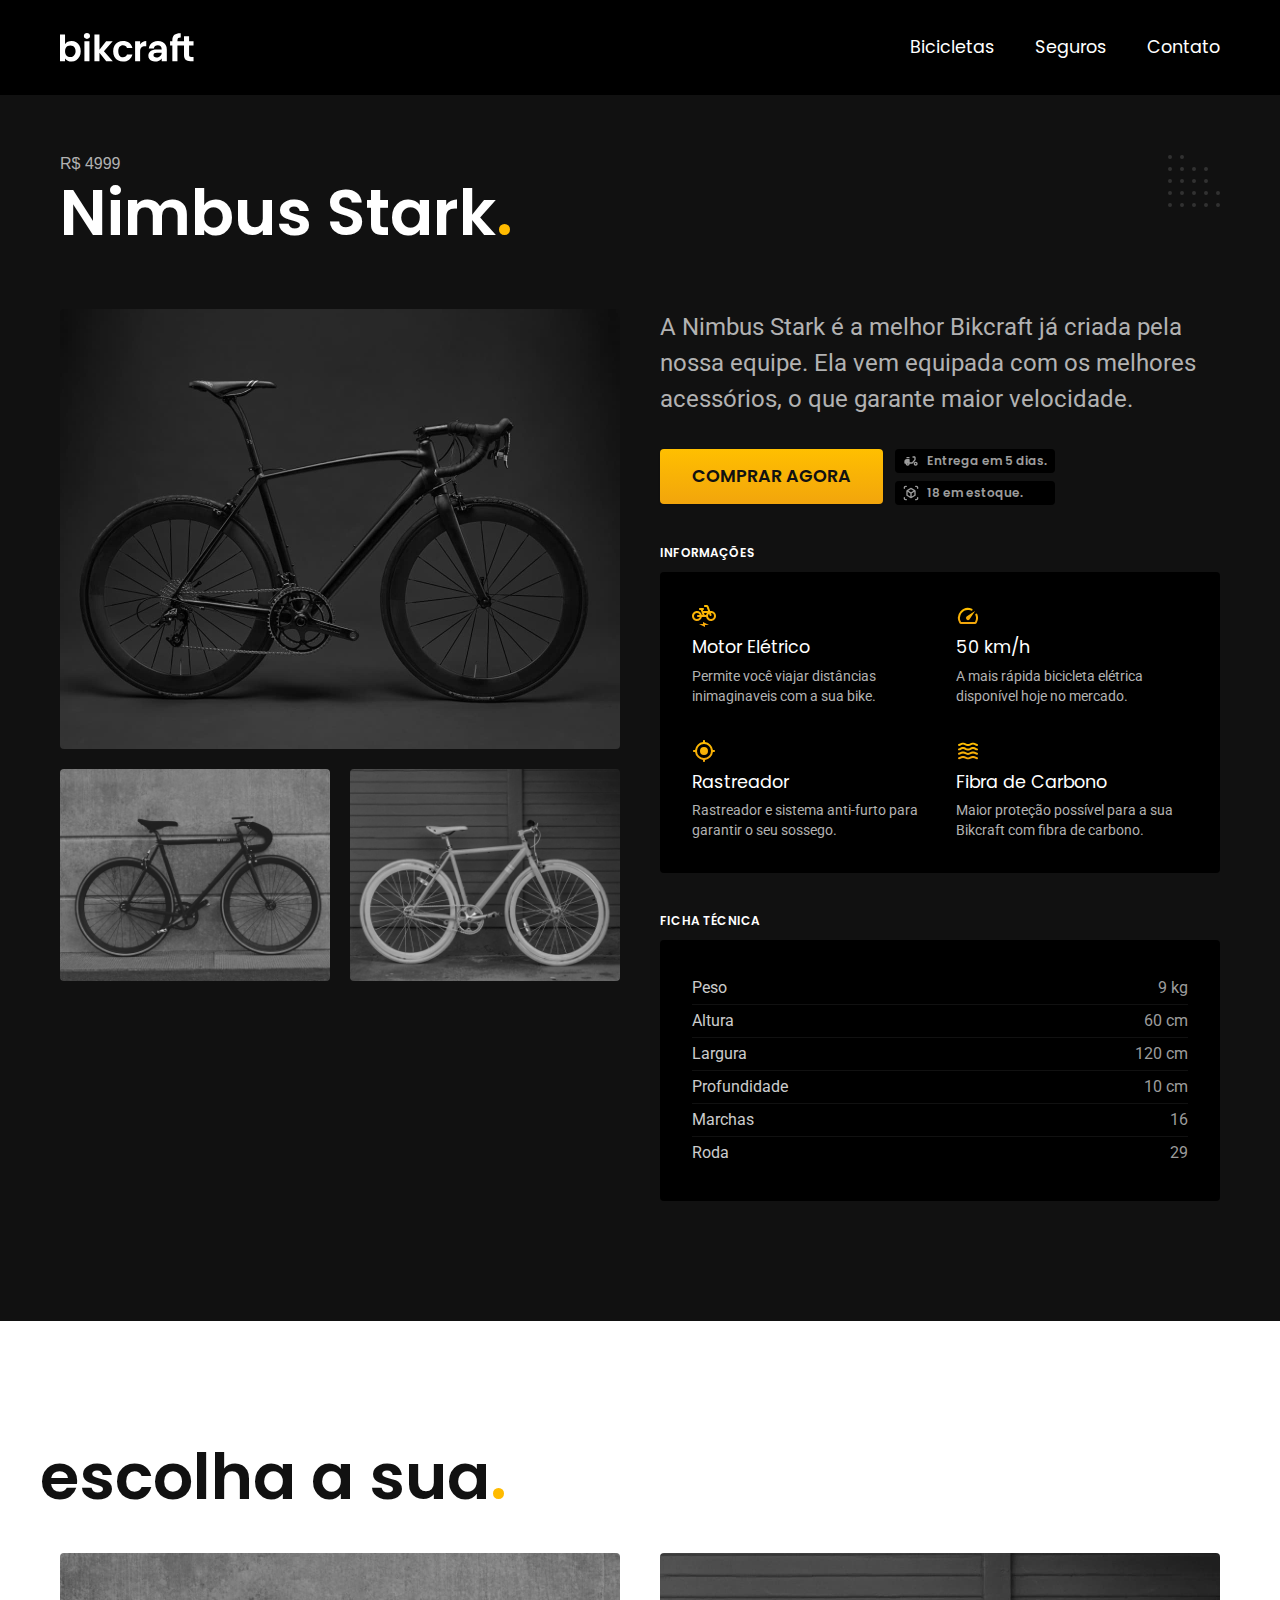
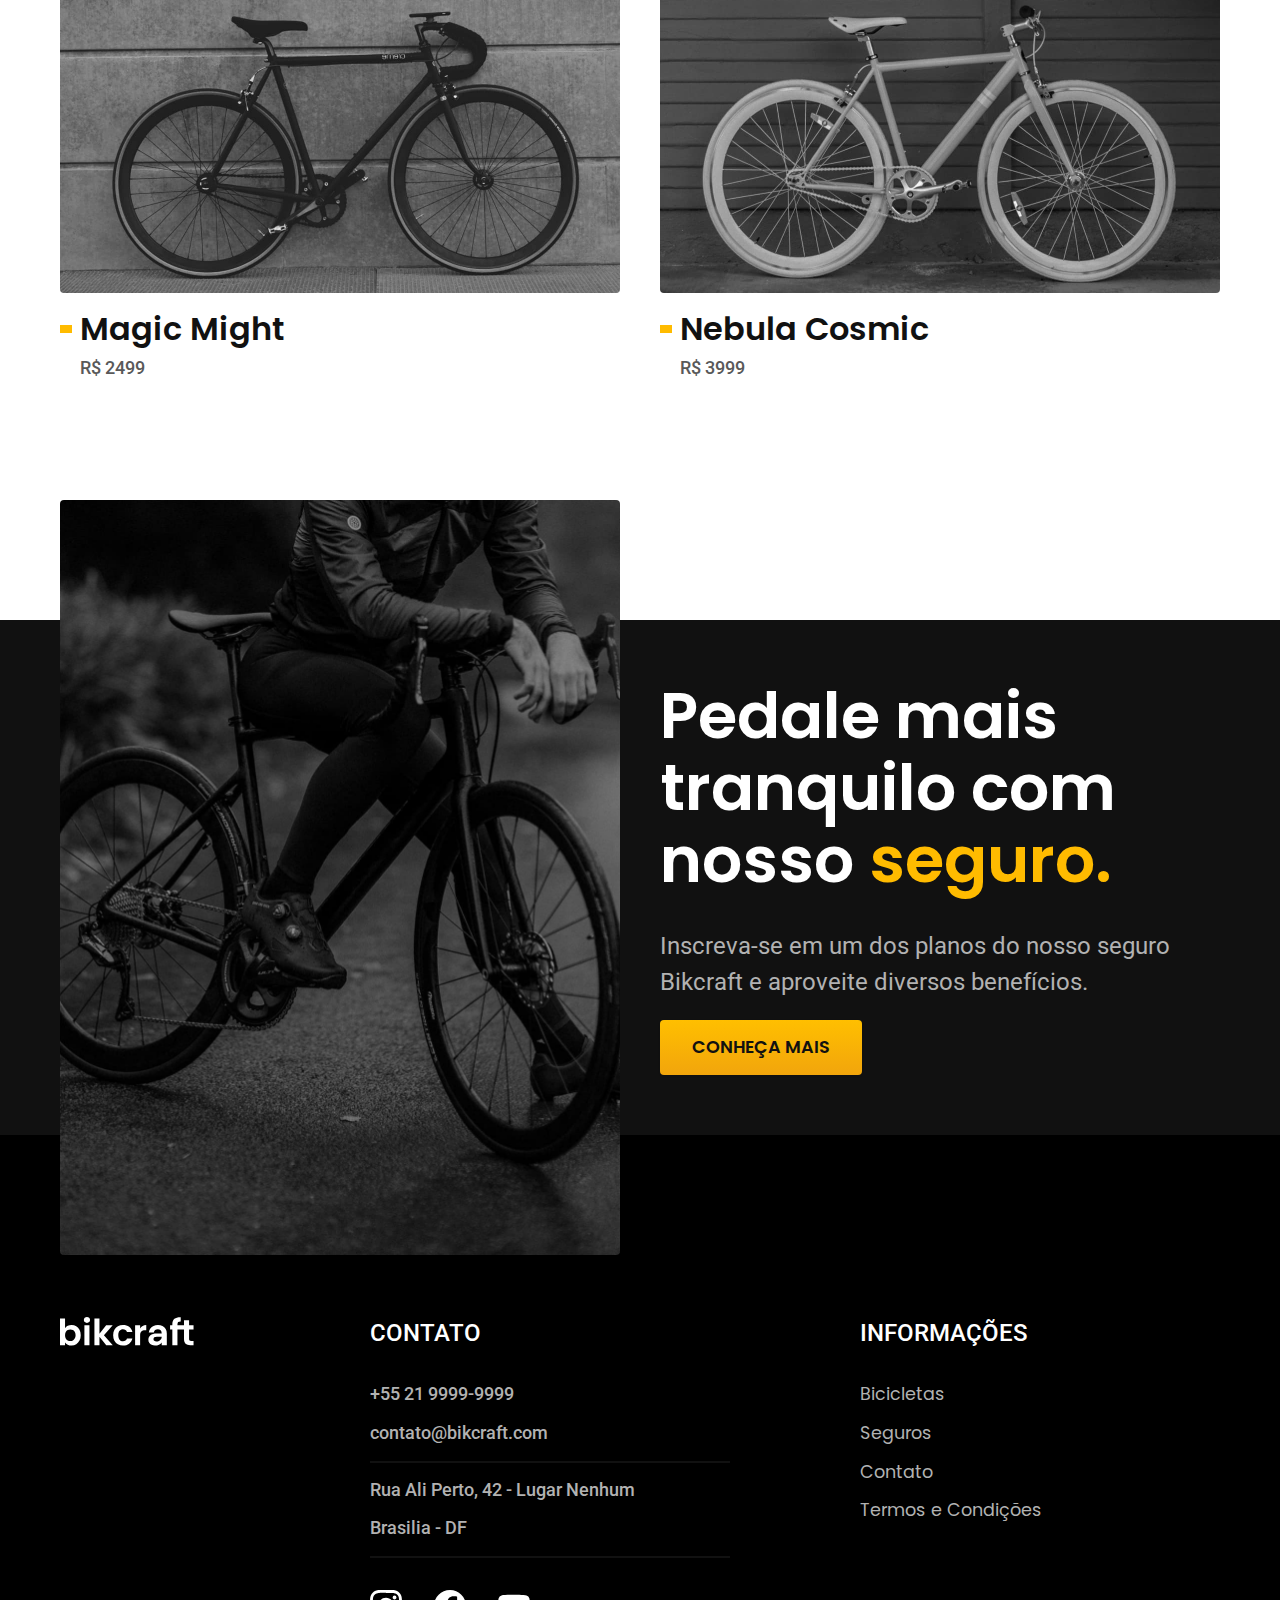
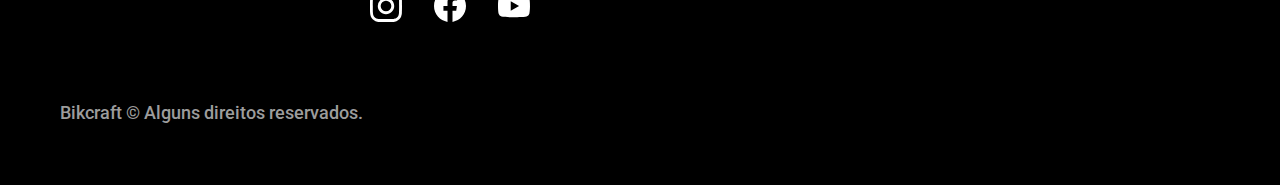
<file: bicicletas/nimbus.html>
<!DOCTYPE html>
<html lang="en">

<head>
  <meta charset="UTF-8">
  <meta name="viewport" content="width=device-width, initial-scale=1.0">

  <title>Nimbus Stark | Bikcraft</title>
  <meta name="description" content="Bicicleta nimbus stark da marca Bikcraft.">

  <!-- Favicon -->
  <link rel="shortcut icon" href="../favicon.svg" type="image/x-icon">

  <!-- CSS -->
  <link rel="preload" href="../css/style.min.css" as="style">
  <link rel="stylesheet" href="../css/style.min.css">

  <!-- Fonts -->
  <link rel="preconnect" href="https://fonts.googleapis.com">
  <link rel="preconnect" href="https://fonts.gstatic.com" crossorigin>
  <link href="https://fonts.googleapis.com/css2?family=Merriweather:ital,wght@1,900&family=Poppins:wght@400;600&family=Roboto:wght@400;500&display=swap" rel="stylesheet">
  <script>document.documentElement.classList.add('js')</script>
</head>

<body id="nebula">
  <header class="header-bg">
    <div class="header container">
      <a href="../index.html"><img src="../img/bikcraft.svg" width="136" height="32" alt="Bikcraft"></a>

      <nav aria-label="primaria">
        <ul class="header-menu cor-0">
          <li><a class="font-1-m" href="../bicicletas.html">Bicicletas</a></li>
          <li><a class="font-1-m" href="../seguros.html">Seguros</a></li>
          <li><a class="font-1-m" href="../contato.html">Contato</a></li>
        </ul>
      </nav>

    </div>
  </header>
  <main class="titulo-bg">
    <div>
      <div class="titulo container">
        <p class="font-2-xl cor-5">R$ 4999</p>
        <h1 class="font-1-xxl cor-0">Nimbus Stark<span class="cor-p1">.</span></h1>
      </div>
    </div>

    <div class="bicicleta container">
      <div class="bicicleta-imagens">
        <img src="../img/bicicleta/nimbus1.jpg" width="1120" height="880" alt="Bicicleta preta">
        <img src="../img/bicicleta/nimbus2.jpg" width="1120" height="880" alt="Bicicleta preta">
        <img src="../img/bicicleta/nimbus3.jpg" width="1120" height="880" alt="Bicicleta preta">
      </div>
      <div class="bicicleta-conteudo">
        <p class="font-2-l cor-5">A Nimbus Stark é a melhor Bikcraft já criada pela nossa equipe. Ela vem equipada com os melhores acessórios, o que garante maior velocidade.</p>
        <div class="bicicleta-comprar">
          <a href="../orcamento.html?tipo=bikcraft&produto=nimbus" class="botao">Comprar agora</a>
          <span class="font-1-xs cor-6"><img src="../img/icones/entrega.svg" width="16" height="16" alt=""> Entrega em 5 dias.</span>
          <span class="font-1-xs cor-6"><img src="../img/icones/estoque.svg" width="16" height="16" alt=""> 18 em estoque.</span>
        </div>
        <h2 class="font-1-xs cor-0">Informações</h2>
        <ul class="bicicleta-informacoes">
          <li>
            <img src="../img/icones/eletrica.svg" width="32" height="32" alt="">
            <h3 class="font-1-m cor-0">Motor Elétrico</h3>
            <p class="font-2-xs cor-5">Permite você viajar distâncias inimaginaveis com a sua bike.</p>
          </li>
          <li>
            <img src="../img/icones/velocidade.svg" width="32" height="32" alt="">
            <h3 class="font-1-m cor-0">50 km/h</h3>
            <p class="font-2-xs cor-5">A mais rápida bicicleta elétrica disponível hoje no mercado.</p>
          </li>
          <li>
            <img src="../img/icones/rastreador.svg" width="32" height="32" alt="">
            <h3 class="font-1-m cor-0">Rastreador</h3>
            <p class="font-2-xs cor-5">Rastreador e sistema anti-furto para garantir o seu sossego.</p>
          </li>
          <li>
            <img src="../img/icones/carbono.svg" width="32" height="32" alt="">
            <h3 class="font-1-m cor-0">Fibra de Carbono</h3>
            <p class="font-2-xs cor-5">Maior proteção possível para a sua Bikcraft com fibra de carbono.</p>
          </li>
        </ul>
        <h2 class="font-1-xs cor-0">Ficha Técnica</h2>
        <ul class="bicicleta-ficha font-2-s cor-4">
          <li>Peso <span class="cor-6">9 kg</span></li>
          <li>Altura <span class="cor-6">60 cm</span></li>
          <li>Largura <span class="cor-6">120 cm</span></li>
          <li>Profundidade <span class="cor-6">10 cm</span></li>
          <li>Marchas <span class="cor-6">16</span></li>
          <li>Roda <span class="cor-6">29</span></li>
        </ul>
      </div>
    </div>
  </main>

  <article class="bicicletas-lista container">
    <h2 class=" font-1-xxl">escolha a sua<span class="cor-p1">.</span></h2>
    <ul>
      <li>
        <a href="./magic.html">
          <img src="../img/bicicletas/magic.jpg" width="1120" height="680" alt="Bicicleta preta com detalhe branco.">
          <h3 class="font-1-xl">Magic Might</h3>
          <span class="font-2-m cor-8">R$ 2499</span>
        </a>
      </li>
      <li>
        <a href="./nebula.html">
          <img src="../img/bicicletas/nebula.jpg" width="1120" height="680" alt="Bicicleta branca.">
          <h3 class="font-1-xl">Nebula Cosmic</h3>
          <span class="font-2-m cor-8">R$ 3999</span>
        </a>
      </li>
    </ul>
  </article>

  <article class="seguro-bg">
    <div class="seguro container">
      <div class="seguro-imagem">
        <img src="../img/fotos/seguros.jpg" width="1360" height="1512" alt="Pessoa parada em cima de uma bicicleta.">
      </div>
      <div class="seguro-conteudo">
        <h2 class="font-1-xxl cor-0">Pedale mais tranquilo com nosso <span class="cor-p1">seguro.</span></h2>
        <p class="font-2-l cor-5">Inscreva-se em um dos planos do nosso seguro Bikcraft e aproveite diversos benefícios.</p>
        <a class="botao" href="../seguros.html">conheça mais</a>
      </div>
    </div>
  </article>

  <footer class="footer-bg">
    <div class="footer container">
      <img src="../img/bikcraft.svg" width="136" height="32" alt="Bikcraft">
      <div class="footer-contato">
        <h2 class="font-2-l-b cor-0">Contato</h2>
        <ul class="font-2-m cor-5">
          <li><a href="tel:+552199999999">+55 21 9999-9999</a></li>
          <li><a href="mailto:contato@bikcraft.com">contato@bikcraft.com</a></li>
          <li>Rua Ali Perto, 42 - Lugar Nenhum</li>
          <li>Brasilia - DF</li>
        </ul>
        <div class="footer-redes">
          <a href="/">
            <img src="../img/redes/instagram.svg" width="32" height="32" alt="Instagram">
          </a>
          <a href="/">
            <img src="../img/redes/facebook.svg" width="32" height="32" alt="Facebook">
          </a>
          <a href="/">
            <img src="../img/redes/youtube.svg" width="32" height="32" alt="Youtube">
          </a>
        </div>
      </div>
      <div class="footer-informacao">
        <h2 class="font-2-l-b cor-0">Informações</h2>
        <ul class="font-1-m cor-5">
          <li><a href="../bicicletas.html">Bicicletas</a></li>
          <li><a href="../seguros.html">Seguros</a></li>
          <li><a href="../contato.html">Contato</a></li>
          <li><a href="../termos.html">Termos e Condições</a></li>
        </ul>
      </div>
      <p class="footer-copy font-2-m cor-6">Bikcraft © Alguns direitos reservados.</p>
    </div>
  </footer>
  <script src="../js/script.js"></script>
</body>

</html>
</file>
<file: css/style.min.css>
body{margin:0;font-family:Arial,Helvetica,sans-serif;color:#111}blockquote,dd,h1,h2,h3,h4,p,ul{margin:0}ul{margin:0;padding:0;list-style:none}a{text-decoration:none;color:inherit}img{max-width:100%;height:auto;display:block}img[src$=".jpg"]{border-radius:4px}:root{--cor-0:#ffffff;--cor-1:#f7f7f7;--cor-2:#ededed;--cor-3:#dedede;--cor-4:#cccccc;--cor-5:#b2b2b2;--cor-6:#9c9c9c;--cor-7:#717171;--cor-8:#595959;--cor-9:#404040;--cor-10:#2e2e2e;--cor-11:#111111;--cor-12:#000000;--cor-p1:#ffbb00;--cor-p2:#e4a30b;--cor-p3:#a66f00;--cor-p4:#664400;--cor-p5:#332200}.cor-0{color:var(--cor-0)}.cor-1{color:var(--cor-1)}.cor-2{color:var(--cor-2)}.cor-3{color:var(--cor-3)}.cor-4{color:var(--cor-4)}.cor-5{color:var(--cor-5)}.cor-6{color:var(--cor-6)}.cor-7{color:var(--cor-7)}.cor-8{color:var(--cor-8)}.cor-9{color:var(--cor-9)}.cor-10{color:var(--cor-10)}.cor-11{color:var(--cor-11)}.cor-12{color:var(--cor-12)}.cor-p1{color:var(--cor-p1)}.cor-p2{color:var(--cor-p2)}.cor-p3{color:var(--cor-p3)}.cor-p4{color:var(--cor-p4)}.cor-p5{color:var(--cor-p5)}.font-1-xxl{font:600 4rem/1.125 Poppins,sans-serif}.font-1-xl{font:600 2rem/1.25 Poppins,sans-serif}.font-1-l{font:400 1.5rem/1.5 Poppins,sans-serif}.font-2-l,.font-2-l-b{font:400 1.5rem/1.5 Roboto,sans-serif}.font-2-l-b{font-weight:500;letter-spacing:1.5%;text-transform:uppercase}.font-1-m{font:400 1.1rem/1.3 Poppins,sans-serif}.font-1-m-b{font:600 1.1rem/1.3 Poppins,sans-serif}.font-2-m{font:500 1.1rem/1.3 Roboto,sans-serif}.font-1-s{font:400 1rem/1.5 Poppins,sans-serif}.font-2-s{font:400 1rem/1.5 Roboto,sans-serif}.font-2-xs{font:400 0.875rem/1.4 Roboto,sans-serif}.font-1-xs{font:600 0.75rem/1.3 Poppins,sans-serif}@media (max-width:1200px){.font-1-xxl{font-size:3rem}.font-2-l,.font-2-l-b{font-size:1.1rem}}@media (max-width:800px){.font-1-xxl{font-size:2rem}.font-1-xl{font-size:1.5rem}}@media (max-width:600px){.font-1-m{font-size:.875rem}}.container{box-sizing:border-box;max-width:1200px;padding:0 20px;margin:0 auto}.botao{display:inline-block;padding:16px 32px;background:linear-gradient(#ffbf00,#f2a50c);border-radius:4px;box-shadow:0 1px 2px rgba(0,0,0,.1);text-transform:uppercase;font:600 1.1rem/1.3 Poppins,sans-serif;border:none;cursor:pointer}.botao:hover{background:linear-gradient(#f2a50c,#ffbf00)}.botao.secundario{background:var(--cor-10);color:var(--cor-2)}.botao.secundario:hover{background-color:var(--cor-9)}.botao.seta{display:flex;align-items:center}.botao.seta::after{content:"";display:inline-block;width:18px;height:10px;margin-left:12px;background:url(../img/icones/seta.svg);transition:transform .3s}.botao.seta:hover::after{transform:translateX(4px)}@media (max-width:600px){.botao{padding:12px 16px;font-size:1rem}}.link{display:inline-block;color:var(--cor-p1);font:500 1.5rem/1.5 Poppins,sans-serif;text-transform:uppercase}.link::after{content:"";display:block;width:100%;height:4px;background-color:currentColor}.link:hover{color:var(--cor-0)}.titulo-bg{background-color:var(--cor-11);padding:60px 0}.titulo{background:url("../img/dec/top-right.svg") no-repeat top right 20px}.titulo p{margin-bottom:4px}@media (max-width:800px){.titulo-bg{padding:40px 0}.titulo p{font-size:1rem;text-transform:lowercase;font-weight:400}}.form{display:grid;grid-template-columns:1fr 1fr;gap:20px}.form .col-2{grid-column:span 2}.form .botao{justify-self:start}.form label{display:block;font:600 1rem/1.5 Poppins,sans-serif;margin-bottom:4px}.form input[type=email],.form input[type=text],.form textarea{font:400 1rem/1.5 Roboto,sans-serif;background:var(--cor-1);border:1px solid var(--cor-2);padding:12px;border-radius:4px;width:100%;box-sizing:border-box}.form input[type=email]:focus,.form input[type=text]:focus,.form textarea:focus{outline:0;border-color:var(--cor-p1);background:var(--cor-0);box-shadow:0 0 0 2px #fea}@media (max-width:600px){.form{grid-template-columns:1fr}.form .col-2{grid-column:1}}.js .fadeInDown{transform:translate3d(0,-20px,0)}.js .fadeInRight{transform:translate3d(30px,0,0)}.js .fadeInLeft{transform:translate3d(-30px,0,0)}.js [data-anime]{opacity:0}.js .anime{opacity:1;transform:none;transition:transform .8s,opacity .8s}.header-bg{background-color:var(--cor-12)}.header{display:flex;justify-content:space-between;align-items:center;flex-wrap:wrap;gap:20px;padding-top:20px;padding-bottom:20px}.header-menu{display:flex;gap:40px;flex-wrap:wrap}.header-menu a{display:inline-block;padding:16px 0;position:relative}.header-menu a::after{content:"";position:absolute;width:0%;background-color:var(--cor-0);height:4px;bottom:0;left:0;transition:.3s}.header-menu a.ativo::after,.header-menu a:hover::after{width:100%}@media (max-width:800px){.header-menu{gap:20px}.header-menu a{background-color:var(--cor-11);padding:12px 16px;border-radius:4px}.header-menu a:hover{background-color:var(--cor-10)}.header-menu a::after{display:none}}@media (max-width:600px){.header{justify-content:center}.header-menu{gap:12px}.header-menu a{padding:8px 12px}}.footer-bg{background-color:var(--cor-12)}.footer{display:grid;grid-template-columns:3fr 5fr 4fr;gap:40px;padding:60px 20px}.footer h2{margin-bottom:32px}.footer-contato ul{margin-bottom:32px}.footer li{margin-bottom:16px}.footer-contato li:nth-child(2n)::after{content:"";display:block;max-width:360px;height:2px;margin-top:16px;background-color:var(--cor-11)}.footer-redes{display:flex;gap:32px}.footer a:hover{color:var(--cor-0)}.footer-copy{grid-column:1/-1;margin-top:40px}@media (max-width:800px){.footer{grid-template-columns:1fr 1fr}.footer>img{display:none}}@media (max-width:600px){.footer{grid-template-columns:1fr;gap:60px}.footer-copy{margin-top:0}}.introducao-bg{background:var(--cor-12) url("../img/dec/bottom-left.svg") no-repeat bottom 160px left 20px;box-shadow:inset 0 -120px #fff}.introducao{display:grid;grid-template-columns:1fr 1fr;gap:0 40px}.introducao-conteudo{align-self:end;padding-bottom:200px}.introducao h1{margin-bottom:32px}.introducao p{margin-bottom:20px}.introducao img{width:100%;height:100%;object-fit:cover}@media (max-width:1300px){.introducao-bg{background:var(--cor-12) url("../img/dec/bottom-left.svg") no-repeat bottom 140px left 20px}}@media (max-width:800px){.introducao-bg{background-color:var(--cor-11);padding-top:40px;box-shadow:inset 0 -60px #fff}.introducao{grid-template-columns:1fr;gap:32px}.introducao img{height:300px;width:100%}.introducao-conteudo{padding-bottom:0}.introducao h1{margin-bottom:16px}}.tecnologia-bg{background-color:var(--cor-11);box-shadow:inset 0 80px var(--cor-0),inset 0 -80px var(--cor-0)}.tecnologia{display:grid;grid-template-columns:1fr 1fr;gap:40px}.tecnologia-imagem img{width:100%;height:100%;object-fit:cover;object-position:left}.tecnologia-conteudo{padding:160px 0}.tecnologia-conteudo>span{display:block;margin-bottom:20px}.tecnologia-conteudo h2{margin-bottom:32px}.tecnologia-conteudo>p{margin-bottom:20px}.tecnologia-conteudo a{margin-bottom:80px}.tecnologia-vantagens{display:flex;gap:40px}.tecnologia-vantagens h3{margin-bottom:8px;max-width:max-content}.tecnologia-vantagens img{width:24px;margin-bottom:8px}@media (max-width:800px){.tecnologia-bg{box-shadow:initial}.tecnologia{grid-template-columns:1fr}.tecnologia-conteudo{padding:60px 0}.tecnologia-imagem{display:none}}@media (max-width:600px){.tecnologia a{margin-bottom:60px}.tecnologia-vantagens{flex-direction:column}}.parceiros{padding:80px 0}.parceiros h2{margin-bottom:80px}.parceiros ul{display:grid;grid-template-columns:repeat(4,1fr);margin:0 auto;box-sizing:border-box;max-width:1400px;padding:0 20px}.parceiros li{display:flex;padding:32px;border-left:2px solid var(--cor-2)}.parceiros img{margin:auto}.parceiros li:first-child,.parceiros li:nth-child(5){border-left:none}.parceiros li:nth-child(n+5){border-top:2px solid var(--cor-2)}@media (max-width:800px){.parceiros{padding:60px 0}.parceiros h2{margin-bottom:20px}.parceiros ul{grid-template-columns:repeat(2,1fr)}.parceiros li{padding:20px}.parceiros li:nth-child(n+3){border-top:2px solid var(--cor-2)}.parceiros li:nth-child(odd){border-left:none}}.depoimento-bg{background:var(--cor-p1) url("../img/dec/bottom-right.svg") no-repeat bottom 40px right 40px}.depoimento{display:grid;grid-template-columns:1fr 1fr;overflow:hidden}.depoimento img{width:100%;height:100%;object-fit:cover;border-radius:0}.depoimento-conteudo{padding:40px 40px 80px 80px;align-self:end}.depoimento-conteudo p{max-width:32ch;font-family:Merriweather,serif;font-weight:900;font-style:italic;margin-bottom:32px;position:relative}.depoimento-conteudo p::after,.depoimento-conteudo p::before{font-size:5rem;color:var(--cor-p2);position:absolute}.depoimento-conteudo p::before{content:"“";left:-50px;top:-20px}.depoimento-conteudo p::after{content:"”"}@media (min-width:1200px){.depoimento img{max-width:520px}}@media (max-width:800px){.depoimento{grid-template-columns:1fr;text-align:center}.depoimento img{max-height:200px}.depoimento-conteudo{padding:40px 20px;justify-self:center}.depoimento-conteudo p::before{left:-40px}}.seguros-bg{background-color:var(--cor-11);padding:60px 0 120px}.seguros-bg h2{margin-bottom:60px}.seguros{display:grid;grid-template-columns:1fr 1fr;align-items:center;gap:40px}.seguro-item{display:flex;justify-content:space-between;background-color:var(--cor-12);padding:32px 32px 32px 60px;border-radius:4px}.seguro-item h3{margin-bottom:40px}.seguro-item li{margin-bottom:20px;position:relative}.seguro-item ul{margin-bottom:32px}.seguro-item li::before{content:"";display:block;background:url("../img/icones/lista.svg");width:13px;height:9px;position:absolute;left:-20px;top:7px}@media (max-width:800px){.seguros-bg{padding:40px 0 80px}.seguros-bg h2{margin-bottom:30px}.seguros{grid-template-columns:1fr}}.vantagens-bg{background-color:var(--cor-12)}.vantagens{padding-top:120px;padding-bottom:120px}.vantagens h2{margin-bottom:60px}.vantagens ul{display:grid;grid-template-columns:repeat(auto-fit,minmax(280px,max-content));gap:40px 80px}@media (max-width:800px){.vantagens{padding-top:60px;padding-bottom:60px}.vantagens h2{margin-bottom:40px}}.perguntas{padding-top:120px;padding-bottom:120px}.perguntas h2{margin-bottom:60px}.perguntas dl>div{padding:20px;border-radius:4px}.perguntas dl>div:nth-child(odd){background-color:var(--cor-1)}.perguntas button{display:grid;grid-template-columns:auto 1fr auto;gap:8px;align-items:center;width:100%;text-align:left;border:none;background:0 0}.perguntas button::before{content:"";display:inline-block;width:12px;height:8px;background:var(--cor-p1)}.perguntas button::after{content:"";display:inline-block;width:14px;height:6px;background:url(../img/icones/seta-abrir.svg);transition:.4s}.perguntas button[aria-expanded=true]::after{transform:rotate(180deg)}.js .perguntas dd{display:none}.js .perguntas dd.ativo{display:block}.perguntas dd{padding-left:20px;padding-top:16px;max-width:75ch}@media (max-width:800px){.perguntas{padding-top:60px;padding-bottom:60px}.perguntas h2{margin-bottom:40px}}.bicicletas-lista{padding:120px 0}.bicicletas-lista h2{margin-bottom:40px}.bicicletas-lista ul{display:flex;gap:40px;box-sizing:border-box;padding:0 20px;margin:0 auto;max-width:1400px;overflow-x:auto}#bicicleta .bicicletas-lista ul{padding:0 0 20px 0}.bicicletas-lista li{min-width:260px}.bicicletas-lista ul img{margin-bottom:16px}.bicicletas-lista ul h3{margin-bottom:8px;display:flex;align-items:center}.bicicletas-lista ul h3::before{content:"";width:12px;height:8px;display:inline-block;background-color:var(--cor-p1);margin-right:8px;transition:.2s}.bicicletas-lista a{display:block}.bicicletas-lista a:hover h3::before{width:20px}.bicicletas-lista ul span{padding-left:20px}@media (max-width:800px){.bicicletas-lista{padding:60px 0}.bicicletas-lista h2{margin-bottom:20px}.bicicletas-lista ul{gap:20px}}.bicicletas-bg{background:linear-gradient(to right,var(--cor-0) 30%,var(--cor-11) 0)}.bicicletas{display:grid;grid-template-columns:1fr 1fr;gap:40px;padding-top:60px;padding-bottom:60px;background:url("../img/dec/top-right.svg") no-repeat top 40px right 20px}.bicicletas-imagem{display:grid}.bicicletas-imagem img{grid-area:1/1}.bicicletas-imagem span{background:var(--cor-12);display:inline-block;padding:8px 16px 8px 8px;grid-area:1/1;place-self:start end;margin-top:20px;border-radius:4px 0 0 4px}.bicicletas-conteudo{display:grid;grid-template-columns:1fr auto;align-content:start}.bicicletas h2,.bicicletas p{grid-column:1/-1}.bicicletas h2{margin-bottom:20px}.bicicletas h2::before{content:"";display:block;width:12px;height:8px;background-color:var(--cor-p1);margin-bottom:8px}.bicicletas p{margin-bottom:32px}.bicicletas ul{display:grid;gap:16px}.bicicletas li{display:flex;align-items:center}.bicicletas a{place-self:end}.bicicletas-conteudo img{width:24px;margin-right:8px}@media (max-width:800px){.bicicletas-bg{background:var(--cor-11)}.bicicletas{grid-template-columns:1fr;gap:20px;padding-top:40px;padding-bottom:40px}}@media (max-width:425px){.bicicletas-conteudo{grid-template-columns:1fr}.bicicletas ul{grid-template-columns:1fr 1fr;margin-bottom:20px}.bicicletas a{place-self:start}}.bicicleta{display:grid;grid-template-columns:1fr 1fr;align-items:start;gap:40px;padding-top:60px;padding-bottom:60px}#bicicleta .titulo p{text-transform:uppercase}.bicicleta-imagens{display:flex;flex-wrap:wrap;gap:20px}.bicicleta-imagens img{flex:1;min-width:200px}.bicicleta-imagens img:first-child{min-width:100%}.bicicleta-conteudo>p{margin-bottom:32px}.bicicleta-comprar{display:grid;grid-template-columns:max-content auto;align-items:center;justify-content:start;gap:8px 12px;margin-bottom:40px}.bicicleta-comprar a{grid-row:span 2}.bicicleta-comprar span{display:flex;align-items:center;background-color:var(--cor-12);gap:8px;padding:4px 8px;border-radius:4px}.bicicleta-conteudo h2{text-transform:uppercase;letter-spacing:.015em;margin-bottom:12px}.bicicleta-ficha,.bicicleta-informacoes{padding:32px;background-color:var(--cor-12);border-radius:4px}.bicicleta-informacoes{margin-bottom:40px;display:grid;grid-template-columns:1fr 1fr;gap:32px}.bicicleta-informacoes img{width:24px;margin-bottom:8px}.bicicleta-informacoes h3{margin-bottom:8px}.bicicleta-ficha li{display:flex;justify-content:space-between;padding:4px 0;border-bottom:1px solid var(--cor-11)}.bicicleta-ficha li:last-child{border-bottom:none}@media (max-width:800px){.bicicleta{grid-template-columns:1fr;padding-top:40px;padding-bottom:40px}.bicicleta-imagens{grid-row:2}}@media (max-width:400px){.bicicleta-informacoes{grid-template-columns:1fr}.bicicleta-comprar{grid-template-columns:1fr}}.seguro-bg{background-color:var(--cor-11);box-shadow:inset 0 120px var(--cor-0),inset 0 -120px var(--cor-12)}.seguro{display:grid;grid-template-columns:1fr 1fr;gap:40px}.seguro-imagem img{width:100%;height:100%;object-fit:cover}.seguro-conteudo{padding-top:180px;padding-bottom:180px}.seguro h2{margin-bottom:32px}.seguro p{margin-bottom:20px}@media (max-width:800px){.seguro-bg{box-shadow:inset 0 -60px var(--cor-12)}.seguro{grid-template-columns:1fr}.seguro-conteudo{grid-row:1;padding-top:40px;padding-bottom:0}}@media (max-width:425px){.seguro-imagem img{height:300px}}.termos{padding:80px 20px}.termos h2{font-weight:600;margin-bottom:20px}.termos p+h2{margin-top:40px}.termos p{max-width:75ch;margin-bottom:24px}@media (max-width:800px){.termos{padding:40px 20px}}#contato{background:linear-gradient(var(--cor-11) 600px,var(--cor-1) 0)}.contato{display:grid;grid-template-columns:5fr 7fr}.contato-dados,.contato-formulario{padding:60px;box-shadow:0 1px 2px rgba(0,0,0,.1)}.contato-dados{border-radius:4px 0 0 4px;background:var(--cor-12) url("../img/dec/bottom-left.svg") no-repeat bottom 20px left 20px}.contato-formulario{border-radius:0 4px 4px 0;background:var(--cor-0) url("../img/dec/bottom-right.svg") no-repeat bottom 20px right 20px}.contato-dados h2{margin-bottom:60px}.contato-endereco{margin-bottom:32px;padding-left:28px;background:url("../img/icones/local.svg") no-repeat 0 2px}.contato-endereco p{margin-bottom:8px}.contato-meios a{display:block;max-width:max-content;margin-bottom:8px;padding-left:28px}.contato-meios a:first-child{background:url("../img/icones/email.svg") no-repeat 0 2px}.contato-meios a:nth-child(2){margin-bottom:32px}.contato-meios a:nth-child(3){background:url("../img/icones/telefone.svg") no-repeat 0 2px;margin-bottom:60px}.contato-redes{display:flex;gap:32px;padding-left:28px}@media (max-width:800px){.contato{grid-template-columns:1fr}.contato-dados,.contato-formulario{padding:20px}.contato-dados{border-radius:4px 4px 0 0;background:var(--cor-12)}.contato-formulario{border-radius:0 0 4px 4px}.contato-dados h2,.contato-meios a:nth-child(3){margin-bottom:32px}.contato-redes{margin-bottom:12px}}.lojas{display:grid;grid-template-columns:1fr 1fr;gap:0 40px;padding-top:120px;padding-bottom:120px}.lojas h2{grid-column:1/-1;margin-bottom:60px}.lojas img{border-radius:4px 4px 0 0}.lojas-conteudo{display:grid;grid-template-columns:1fr 1fr;gap:32px 16px;padding:32px;box-shadow:0 1px 2px rgba(0,0,0,.1)}.lojas-conteudo h3,.lojas-tempo{grid-column:1/-1}.lojas-dados{display:grid;gap:8px;border-left:2px solid var(--cor-2);padding-left:12px}.lojas-tempo{display:flex;align-items:center;gap:8px}@media (max-width:800px){.lojas{gap:20px;padding-top:60px;padding-bottom:60px}.lojas h2{margin-bottom:32px}.lojas-conteudo{grid-template-columns:1fr}}@media (max-width:600px){.lojas{grid-template-columns:1fr}}#orcamento{background:linear-gradient(var(--cor-11) 600px,var(--cor-1) 0)}.orcamento{display:grid;grid-template-columns:5fr 7fr;padding-bottom:120px}.orcamento h2{text-transform:uppercase;display:flex;align-items:center;position:relative}.orcamento h2::before{content:"";display:inline-block;width:4px;height:8px;background:var(--cor-p1);position:absolute;left:-12px}.orcamento-dados,.orcamento-produto{padding:60px;box-shadow:0 1px 2px rgba(0,0,0,.1)}.orcamento-produto{border-radius:4px 0 0 4px;background:var(--cor-12) url("../img/dec/bottom-left.svg") no-repeat bottom 20px left 20px;display:grid;grid-template-columns:1fr 1fr;align-content:start;gap:20px}.orcamento-produto label{font:400 1rem/1.5 Poppins,sans-serif;color:var(--cor-4);background-color:var(--cor-10);padding:12px 16px;border-radius:4px;cursor:pointer;display:grid;grid-template-columns:auto 1fr auto;align-items:center;border:1px solid var(--cor-10)}.orcamento-produto label:hover{background-color:var(--cor-9);border-color:var(--cor-9)}.orcamento-produto input:focus+label{box-shadow:0 0 0 2px var(--cor-p1);border-color:var(--cor-12)}.orcamento-produto input:checked+label{background-color:var(--cor-0);color:var(--cor-11)}.orcamento-produto label::before{content:"";display:inline-block;width:12px;height:12px;box-sizing:border-box;border:1px solid var(--cor-6);border-radius:50%;margin-right:8px}.orcamento-produto input:checked+label::before{border-color:var(--cor-7);box-shadow:inset 0 0 0 2px var(--cor-0),inset 0 0 0 6px var(--cor-7)}.orcamento-produto label span{display:none}.orcamento-produto input:checked+label span{display:inline-block}.orcamento-produto input[type=radio]{opacity:0;position:absolute;pointer-events:none}.orcamento-produto>*{grid-column:1/-1}.orcamento-produto>label{grid-column:initial}.check{display:flex;align-items:center;gap:8px}.check input{opacity:0;position:absolute;pointer-events:none}.check label{display:flex;align-items:center}.check label::before{content:"";display:inline-block;width:32px;height:32px;box-sizing:border-box;border:1px solid var(--cor-4);border-radius:4px;margin-right:8px;padding:2px}.check input:checked+label::before{background:url("../img/icones/marcador.svg") center no-repeat;background-size:20px 20px}.orcamento-dados{border-radius:0 4px 4px 0;background:var(--cor-0) url("../img/dec/bottom-right.svg") no-repeat bottom 20px right 20px}.orcamento-conteudo{display:none}.orcamento-conteudo h2,.orcamento-dados h2:nth-of-type(n+2){margin-top:20px}#bikcraft:checked~#orcamento-bikcraft,#seguro:checked~#orcamento-seguro{display:grid;gap:20px}.orcamento-detalhes{display:none;grid-template-columns:1fr 1fr;padding:20px;background-color:var(--cor-0);border-radius:4px;align-items:center}.orcamento-produto input:checked+label+.orcamento-detalhes{display:grid}.orcamento-detalhes li{display:flex;align-items:center;margin-bottom:8px}.orcamento-detalhes li img{width:16px;margin-right:8px}@media (max-width:1200px){.orcamento-dados,.orcamento-produto{padding:32px}}@media (max-width:800px){.orcamento{grid-template-columns:1fr}.orcamento-produto{border-radius:4px 4px 0 0;background:var(--cor-12)}.orcamento-dados{border-radius:0 0 4px 4px}}@media (max-width:400px){.orcamento-detalhes,.orcamento-produto{grid-template-columns:1fr}}
</file>
